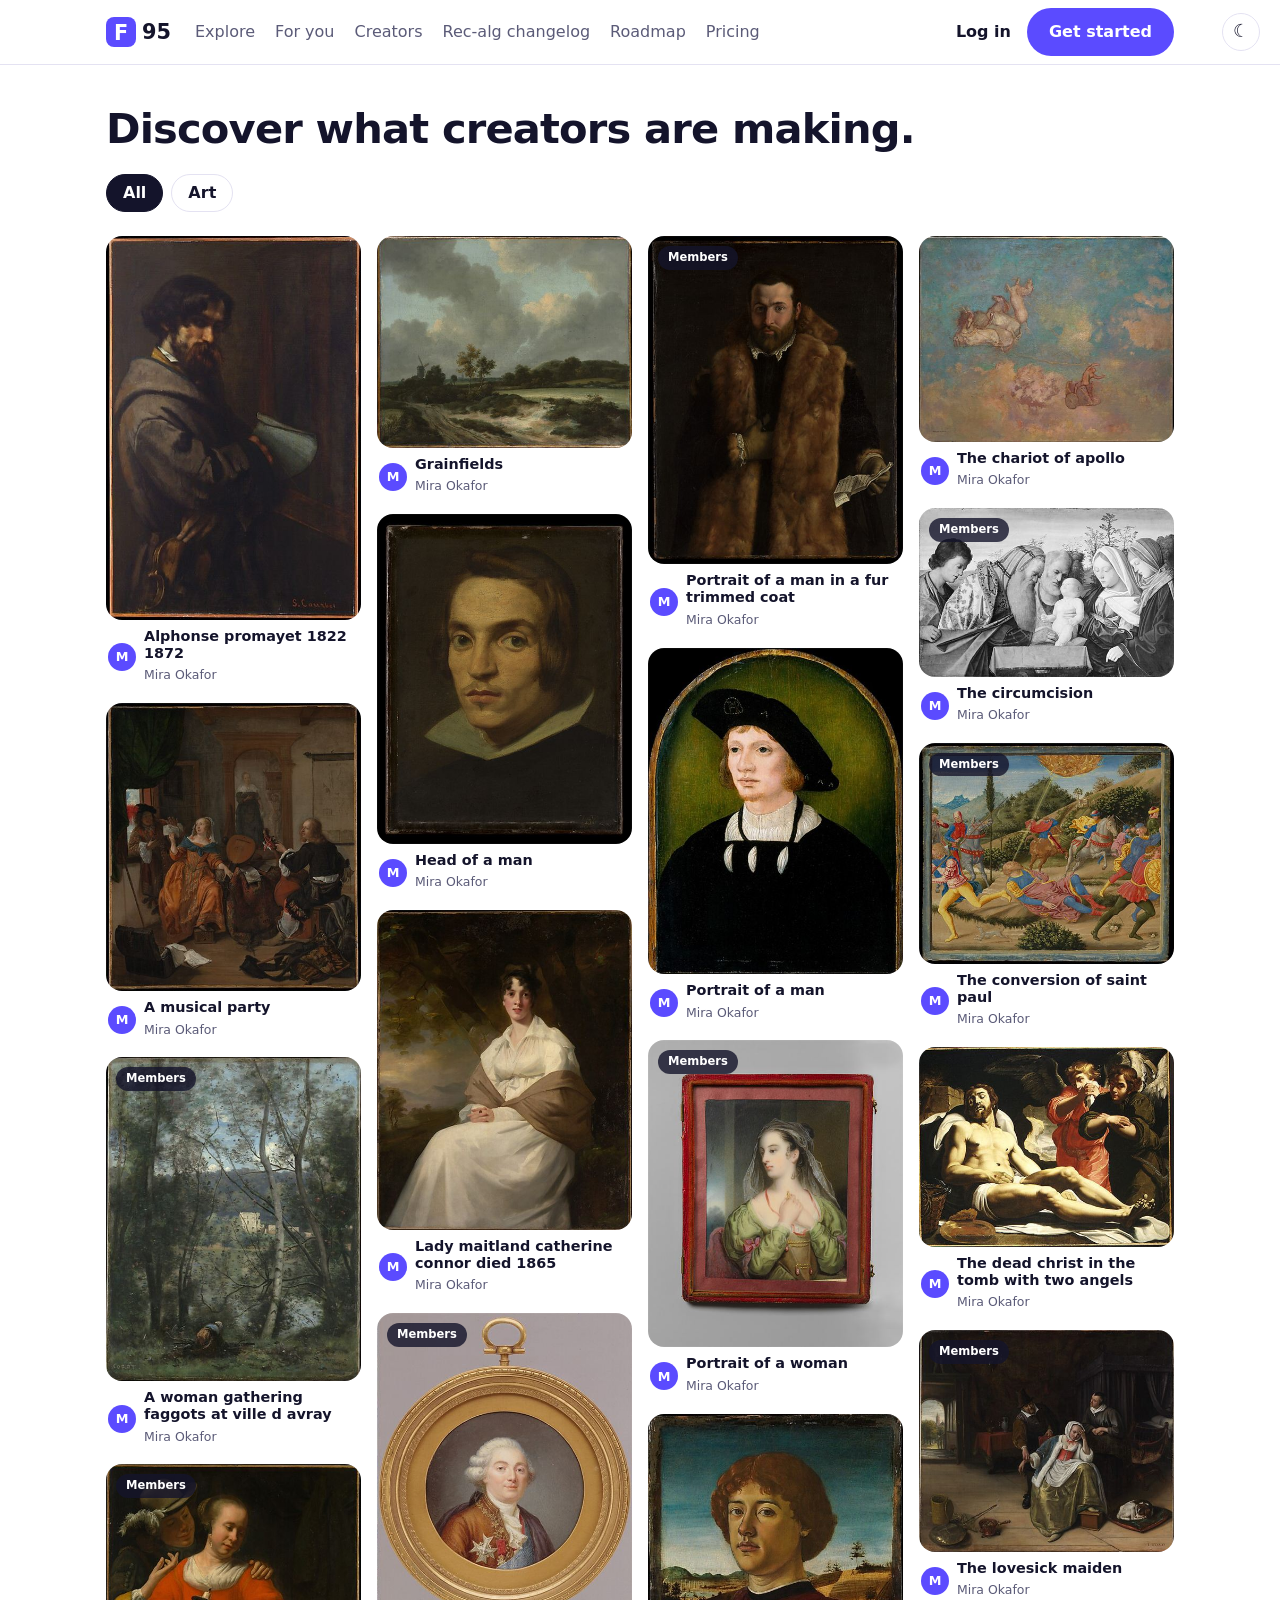
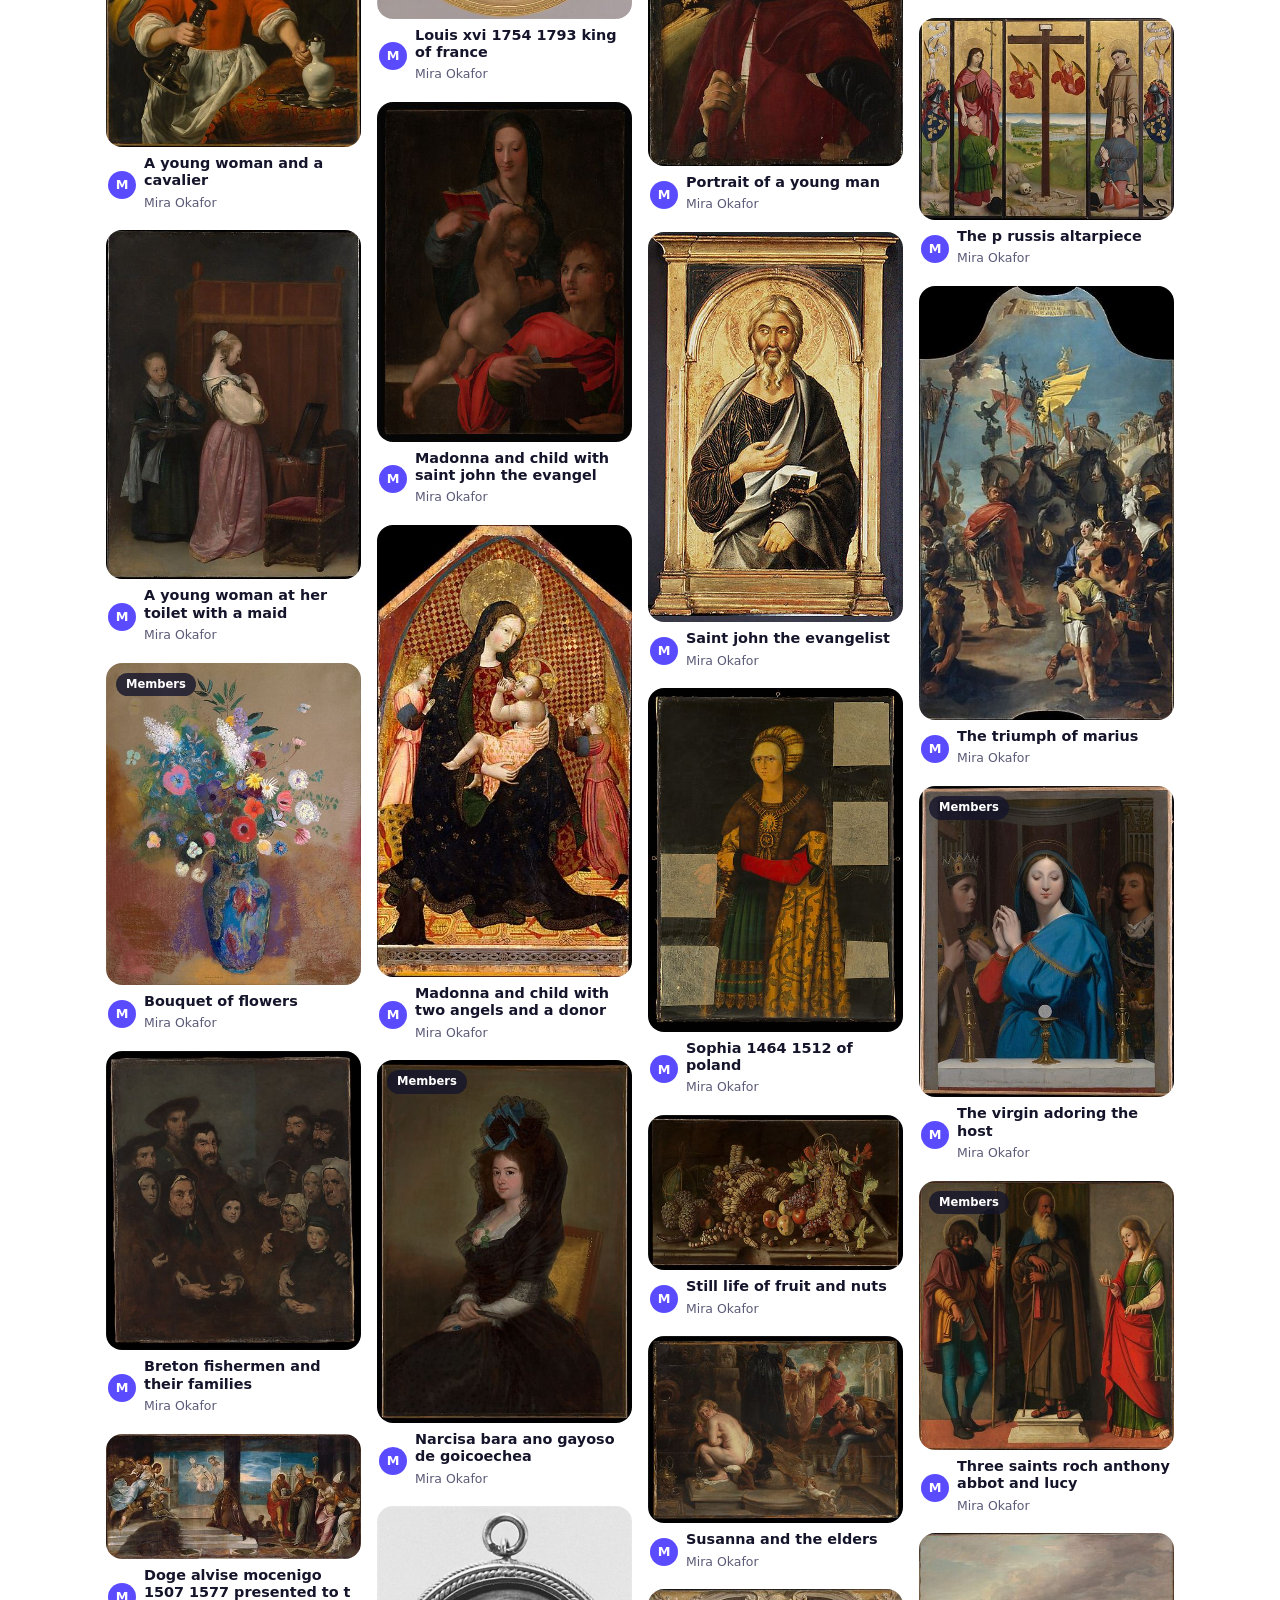
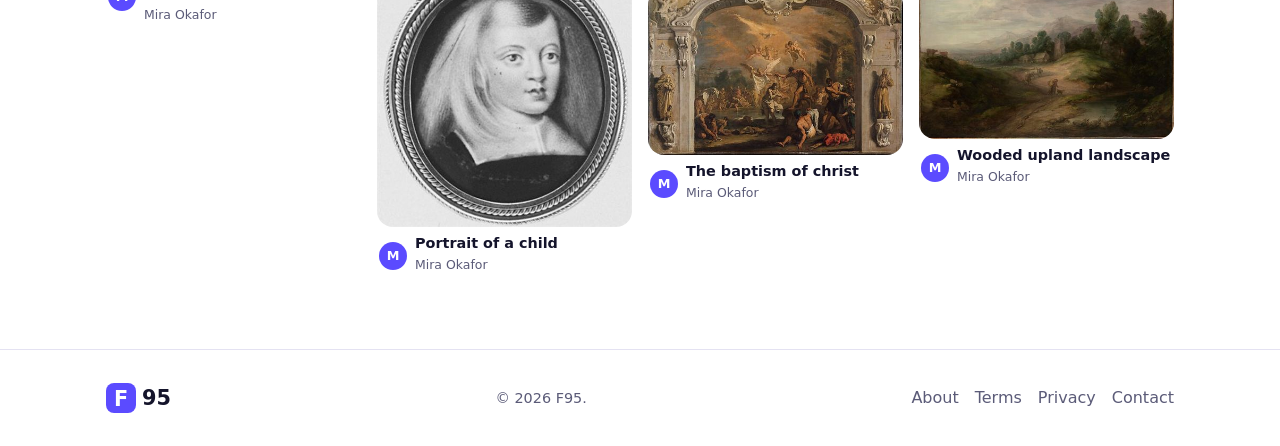
<file: docs/index.html>
<!doctype html>
<html lang="en">
<head>
  <meta charset="utf-8">
  <meta name="viewport" content="width=device-width, initial-scale=1">
  <meta name="darkreader-lock">
  <title>F95 – Discover creators</title>
  <meta name="description" content="Browse art, music, games and more from creators on F95.">
  <link rel="stylesheet" href="css/style.css">
  <script src="js/theme.js"></script>
</head>
<body>
  <header class="nav">
    <div class="wrap nav-inner">
      <a class="logo" href="index.html"><span class="logo-mark">F</span>95</a>
      <nav aria-label="Main">
        <a href="index.html">Explore</a>
        <a href="recs.html">For you</a>
        <a href="creator.html">Creators</a>
        <a href="changelog.html">Rec-alg changelog</a>
        <a href="roadmap.html">Roadmap</a>
        <a href="start.html#pricing">Pricing</a>
      </nav>
      <div class="nav-actions">
        <a class="link" href="#">Log in</a>
        <a class="btn btn-primary" href="start.html">Get started</a>
        <button type="button" class="theme-toggle" id="theme-toggle" aria-pressed="false" aria-label="Dark theme"></button>
      </div>
    </div>
  </header>

  <main>
    <div class="wrap explore-head">
      <h1>Discover what creators are making.</h1>
      <div class="filters" role="group" aria-label="Filter by category" id="cats"></div>
    </div>
    <div class="wrap">
      <div class="masonry" id="masonry" aria-live="polite"></div>
    </div>
  </main>

  <footer class="footer">
    <div class="wrap foot-inner">
      <a class="logo" href="index.html"><span class="logo-mark">F</span>95</a>
      <p>© 2026 F95.</p>
      <nav aria-label="Footer"><a href="#">About</a><a href="#">Terms</a><a href="#">Privacy</a><a href="#">Contact</a></nav>
    </div>
  </footer>
  <script src="js/home.js"></script>
</body>
</html>
</file>
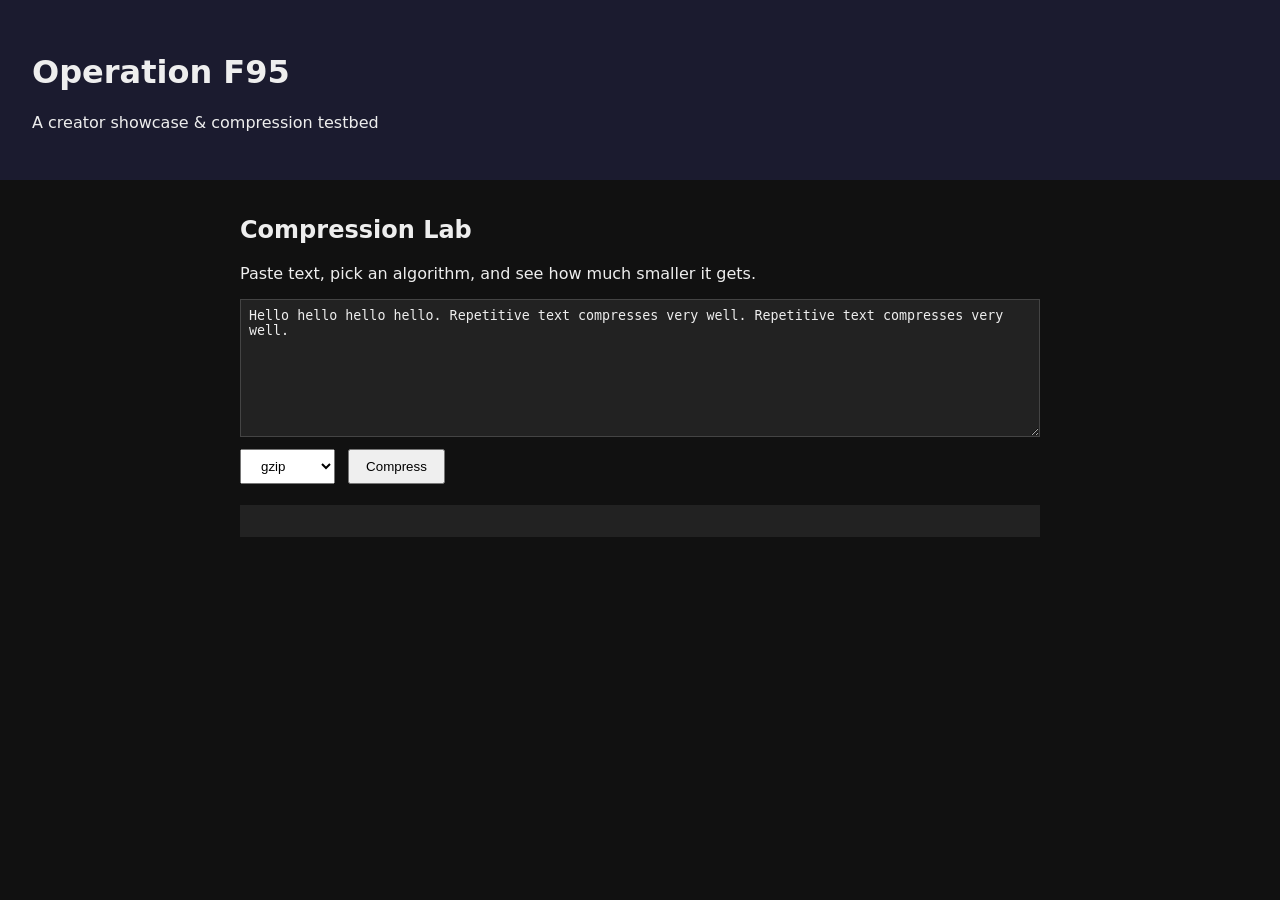
<file: site/index.html>
<!doctype html>
<html lang="en">
<head>
  <meta charset="utf-8">
  <meta name="viewport" content="width=device-width, initial-scale=1">
  <title>Operation F95</title>
  <link rel="stylesheet" href="css/style.css">
</head>
<body>
  <header><h1>Operation F95</h1><p>A creator showcase &amp; compression testbed</p></header>
  <main>
    <section>
      <h2>Compression Lab</h2>
      <p>Paste text, pick an algorithm, and see how much smaller it gets.</p>
      <textarea id="input" rows="8" placeholder="Paste some text here...">Hello hello hello hello. Repetitive text compresses very well. Repetitive text compresses very well.</textarea>
      <div>
        <select id="algo"><option value="gzip">gzip</option><option value="deflate">deflate</option></select>
        <button id="run">Compress</button>
      </div>
      <pre id="result"></pre>
    </section>
  </main>
  <script src="js/compress.js"></script>
</body>
</html>
</file>
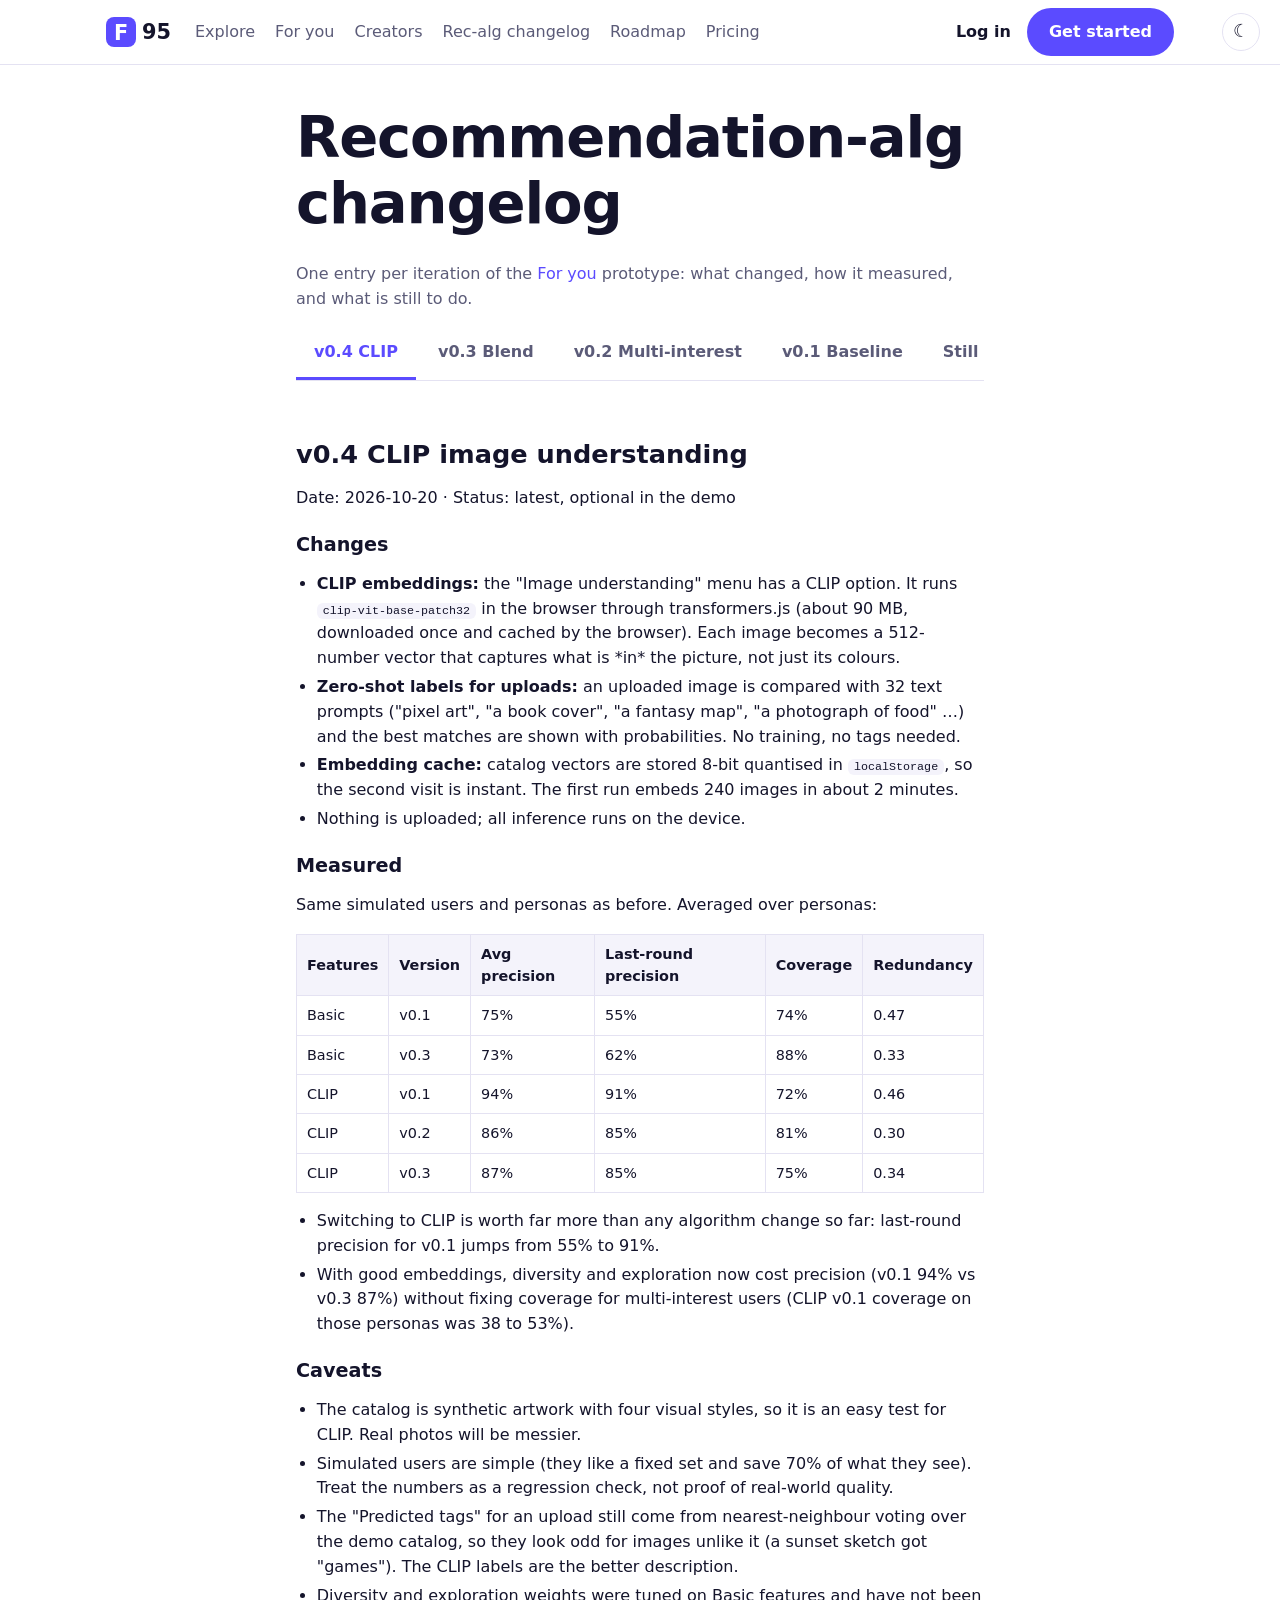
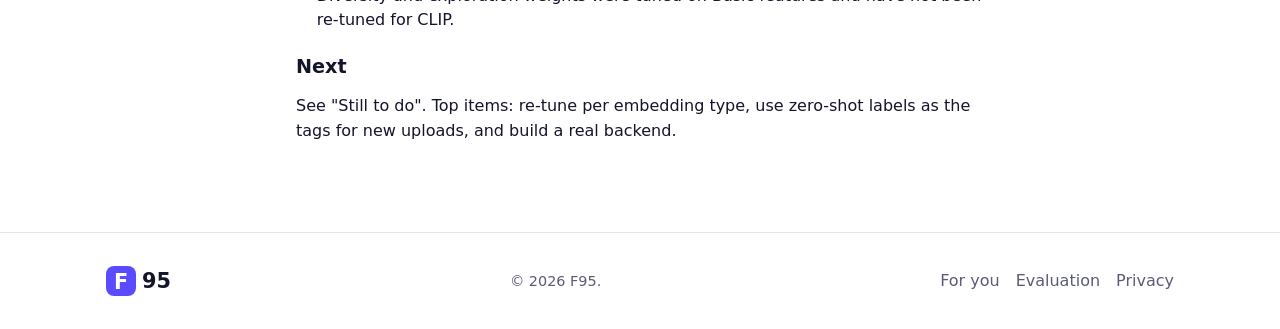
<file: docs/changelog.html>
<!doctype html>
<html lang="en">
<head>
  <meta charset="utf-8">
  <meta name="viewport" content="width=device-width, initial-scale=1">
  <meta name="darkreader-lock">
  <title>F95 – Recommendation-alg changelog</title>
  <meta name="description" content="Every iteration of the F95 recommendation algorithm, what changed, how it measured, and what is still to do.">
  <link rel="stylesheet" href="css/style.css">
  <script src="js/theme.js"></script>
</head>
<body>
  <header class="nav">
    <div class="wrap nav-inner">
      <a class="logo" href="index.html"><span class="logo-mark">F</span>95</a>
      <nav aria-label="Main">
        <a href="index.html">Explore</a>
        <a href="recs.html">For you</a>
        <a href="creator.html">Creators</a>
        <a href="changelog.html">Rec-alg changelog</a>
        <a href="roadmap.html">Roadmap</a>
        <a href="start.html#pricing">Pricing</a>
      </nav>
      <div class="nav-actions">
        <a class="link" href="#">Log in</a>
        <a class="btn btn-primary" href="start.html">Get started</a>
        <button type="button" class="theme-toggle" id="theme-toggle" aria-pressed="false" aria-label="Dark theme"></button>
      </div>
    </div>
  </header>

  <main class="wrap narrow cl">
    <h1>Recommendation-alg changelog</h1>
    <p class="sub">One entry per iteration of the <a href="recs.html" style="color:var(--brand-text)">For you</a> prototype: what changed, how it measured, and what is still to do.</p>
    <div class="tabs" role="tablist" aria-label="Changelog sections" id="tabs"></div>
    <div id="doc" class="md" role="tabpanel" aria-live="polite"></div>
  </main>

  <footer class="footer">
    <div class="wrap foot-inner">
      <a class="logo" href="index.html"><span class="logo-mark">F</span>95</a>
      <p>© 2026 F95.</p>
      <nav aria-label="Footer"><a href="recs.html">For you</a><a href="recs-eval.html">Evaluation</a><a href="#">Privacy</a></nav>
    </div>
  </footer>
  <script src="js/changelog-page.js"></script>
</body>
</html>
</file>
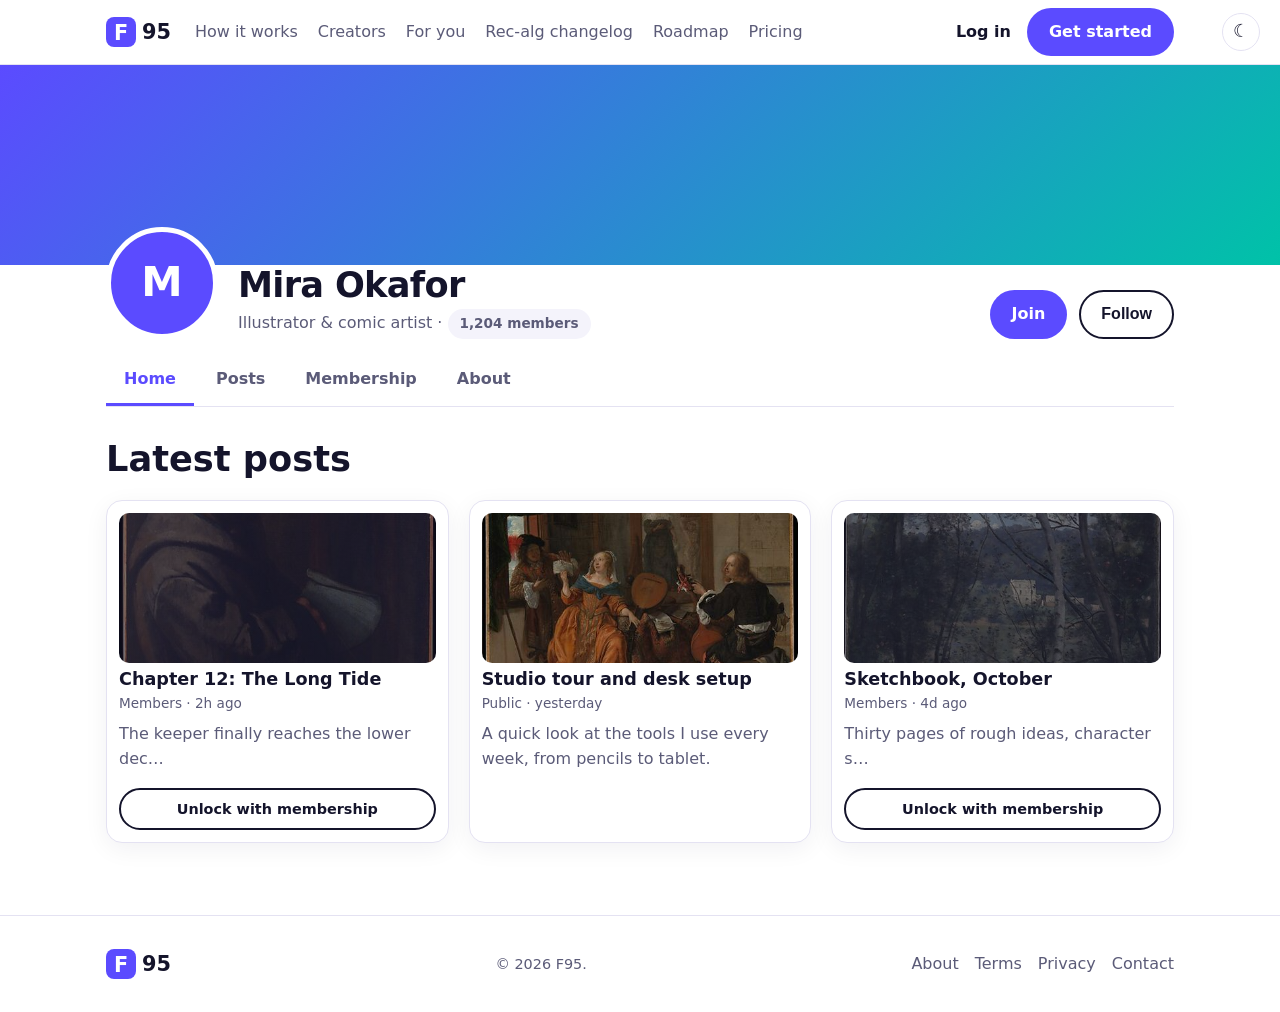
<file: docs/creator.html>
<!doctype html>
<html lang="en">
<head>
  <meta charset="utf-8">
  <meta name="viewport" content="width=device-width, initial-scale=1">
  <meta name="darkreader-lock">
  <title>Mira Okafor on F95</title>
  <meta name="description" content="Sample creator page: banner, tabs, post feed and membership tiers.">
  <link rel="stylesheet" href="css/style.css">
  <script src="js/theme.js"></script>
</head>
<body>
  <header class="nav">
    <div class="wrap nav-inner">
      <a class="logo" href="index.html"><span class="logo-mark">F</span>95</a>
      <nav aria-label="Main">
        <a href="start.html#how">How it works</a>
        <a href="start.html#creators">Creators</a>
        <a href="recs.html">For you</a>
        <a href="changelog.html">Rec-alg changelog</a>
        <a href="roadmap.html">Roadmap</a>
        <a href="start.html#pricing">Pricing</a>
      </nav>
      <div class="nav-actions">
        <a class="link" href="#">Log in</a>
        <a class="btn btn-primary" href="start.html">Get started</a>
        <button type="button" class="theme-toggle" id="theme-toggle" aria-pressed="false" aria-label="Dark theme"></button>
      </div>
    </div>
  </header>

  <main>
    <div class="cp-banner g1" role="img" aria-label="Profile banner"></div>

    <section class="wrap cp-head">
      <div class="cp-avatar a1" aria-hidden="true">M</div>
      <div class="cp-id">
        <h1>Mira Okafor</h1>
        <p>Illustrator &amp; comic artist · <span class="pill">1,204 members</span></p>
      </div>
      <div class="cp-actions">
        <a class="btn btn-primary" href="#join-tiers" data-tab="membership">Join</a>
        <button class="btn btn-ghost" type="button" id="follow" aria-pressed="false">Follow</button>
      </div>
    </section>

    <div class="wrap">
      <div class="tabs" role="tablist" aria-label="Creator sections">
        <button role="tab" id="t-home" aria-controls="p-home" aria-selected="true">Home</button>
        <button role="tab" id="t-posts" aria-controls="p-posts" aria-selected="false" tabindex="-1">Posts</button>
        <button role="tab" id="t-membership" aria-controls="p-membership" aria-selected="false" tabindex="-1">Membership</button>
        <button role="tab" id="t-about" aria-controls="p-about" aria-selected="false" tabindex="-1">About</button>
      </div>
    </div>

    <div class="wrap cp-body">
      <section id="p-home" role="tabpanel" aria-labelledby="t-home">
        <h2>Latest posts</h2>
        <div class="feed" id="feed-home"></div>
      </section>

      <section id="p-posts" role="tabpanel" aria-labelledby="t-posts" hidden>
        <h2>All posts</h2>
        <div class="filters" role="group" aria-label="Filter posts">
          <button class="chip on" type="button" data-f="all">All</button>
          <button class="chip" type="button" data-f="public">Public</button>
          <button class="chip" type="button" data-f="members">Members</button>
        </div>
        <div class="feed" id="feed-all"></div>
      </section>

      <section id="p-membership" role="tabpanel" aria-labelledby="t-membership" hidden>
        <h2 id="join-tiers">Become a member</h2>
        <p class="sub">Pick a tier. Cancel any time.</p>
        <div class="grid3">
          <article class="card tier"><h3>Supporter</h3><p class="price">$3<small>/mo</small></p><ul><li>Members-only posts</li><li>Name in credits</li></ul><button class="btn btn-ghost" type="button">Join Supporter</button></article>
          <article class="card tier featured"><span class="badge">Most chosen</span><h3>Inker</h3><p class="price">$8<small>/mo</small></p><ul><li>Everything in Supporter</li><li>Early chapters</li><li>Monthly sketchbook PDF</li></ul><button class="btn btn-primary" type="button">Join Inker</button></article>
          <article class="card tier"><h3>Patron</h3><p class="price">$20<small>/mo</small></p><ul><li>Everything in Inker</li><li>Vote on the next story</li><li>Quarterly print</li></ul><button class="btn btn-ghost" type="button">Join Patron</button></article>
        </div>
      </section>

      <section id="p-about" role="tabpanel" aria-labelledby="t-about" hidden>
        <h2>About Mira</h2>
        <p class="lead">Mira draws a weekly sci-fi comic about a lighthouse keeper on a drifting space station. This is a sample profile used to preview the creator page layout.</p>
      </section>
    </div>
  </main>

  <footer class="footer">
    <div class="wrap foot-inner">
      <a class="logo" href="index.html"><span class="logo-mark">F</span>95</a>
      <p>© 2026 F95.</p>
      <nav aria-label="Footer"><a href="#">About</a><a href="#">Terms</a><a href="#">Privacy</a><a href="#">Contact</a></nav>
    </div>
  </footer>
  <script src="js/creator.js"></script>
</body>
</html>
</file>
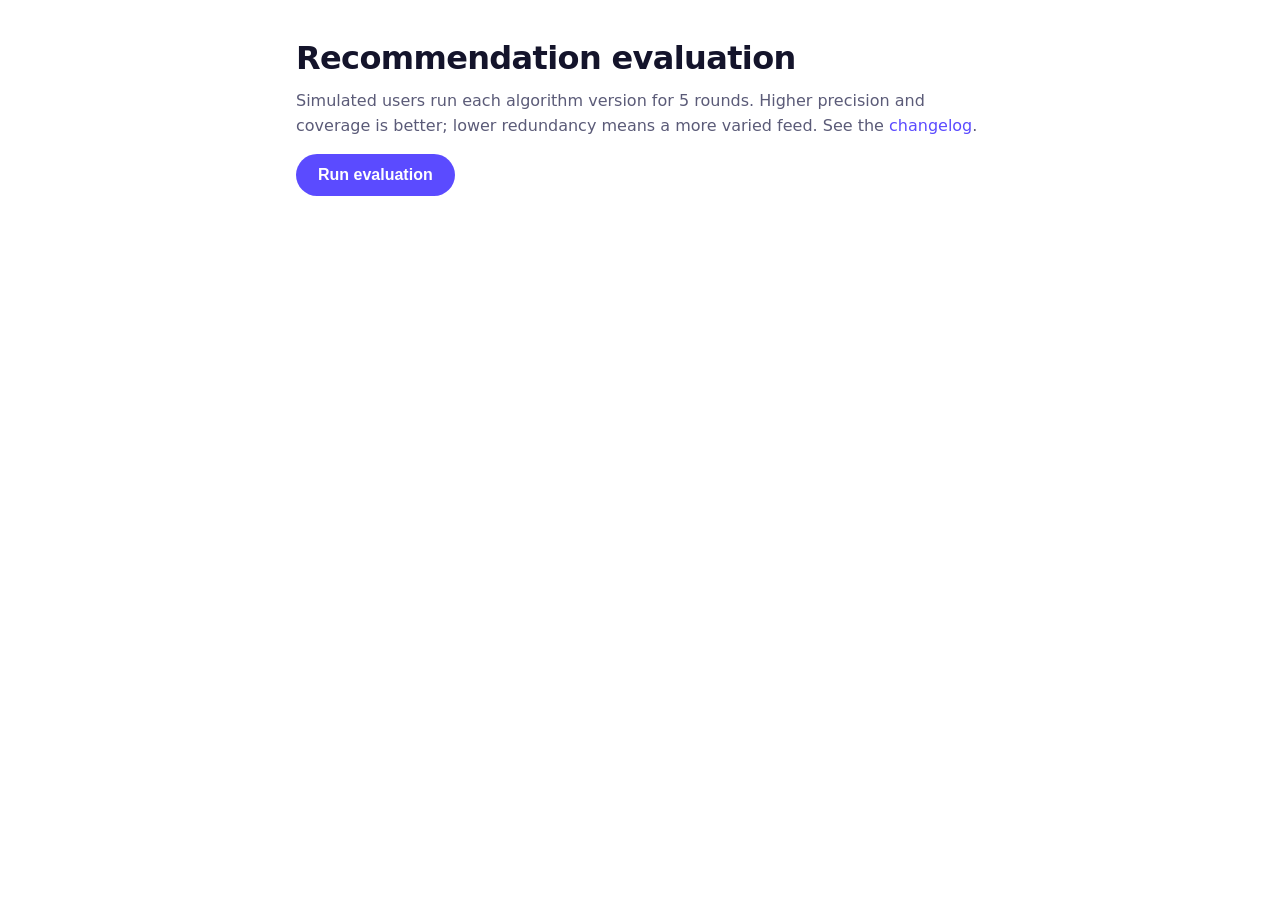
<file: docs/recs-eval.html>
<!doctype html>
<html lang="en">
<head>
  <meta charset="utf-8">
  <meta name="viewport" content="width=device-width, initial-scale=1">
  <meta name="darkreader-lock">
  <title>F95 – Recommendation evaluation</title>
  <link rel="stylesheet" href="css/style.css">
  <script src="js/theme.js"></script>
</head>
<body>
  <main class="wrap narrow" style="padding:40px 16px 72px">
    <h1 style="font-size:2rem">Recommendation evaluation</h1>
    <p class="sub">Simulated users run each algorithm version for 5 rounds. Higher precision and coverage is better; lower redundancy means a more varied feed. See the <a href="changelog.html" style="color:var(--brand-text)">changelog</a>.</p>
    <p><button class="btn btn-primary" id="run" type="button">Run evaluation</button> <span class="fine" id="status"></span></p>
    <div id="out"></div>
  </main>
  <script type="module" src="js/recs/eval-page.js"></script>
</body>
</html>
</file>
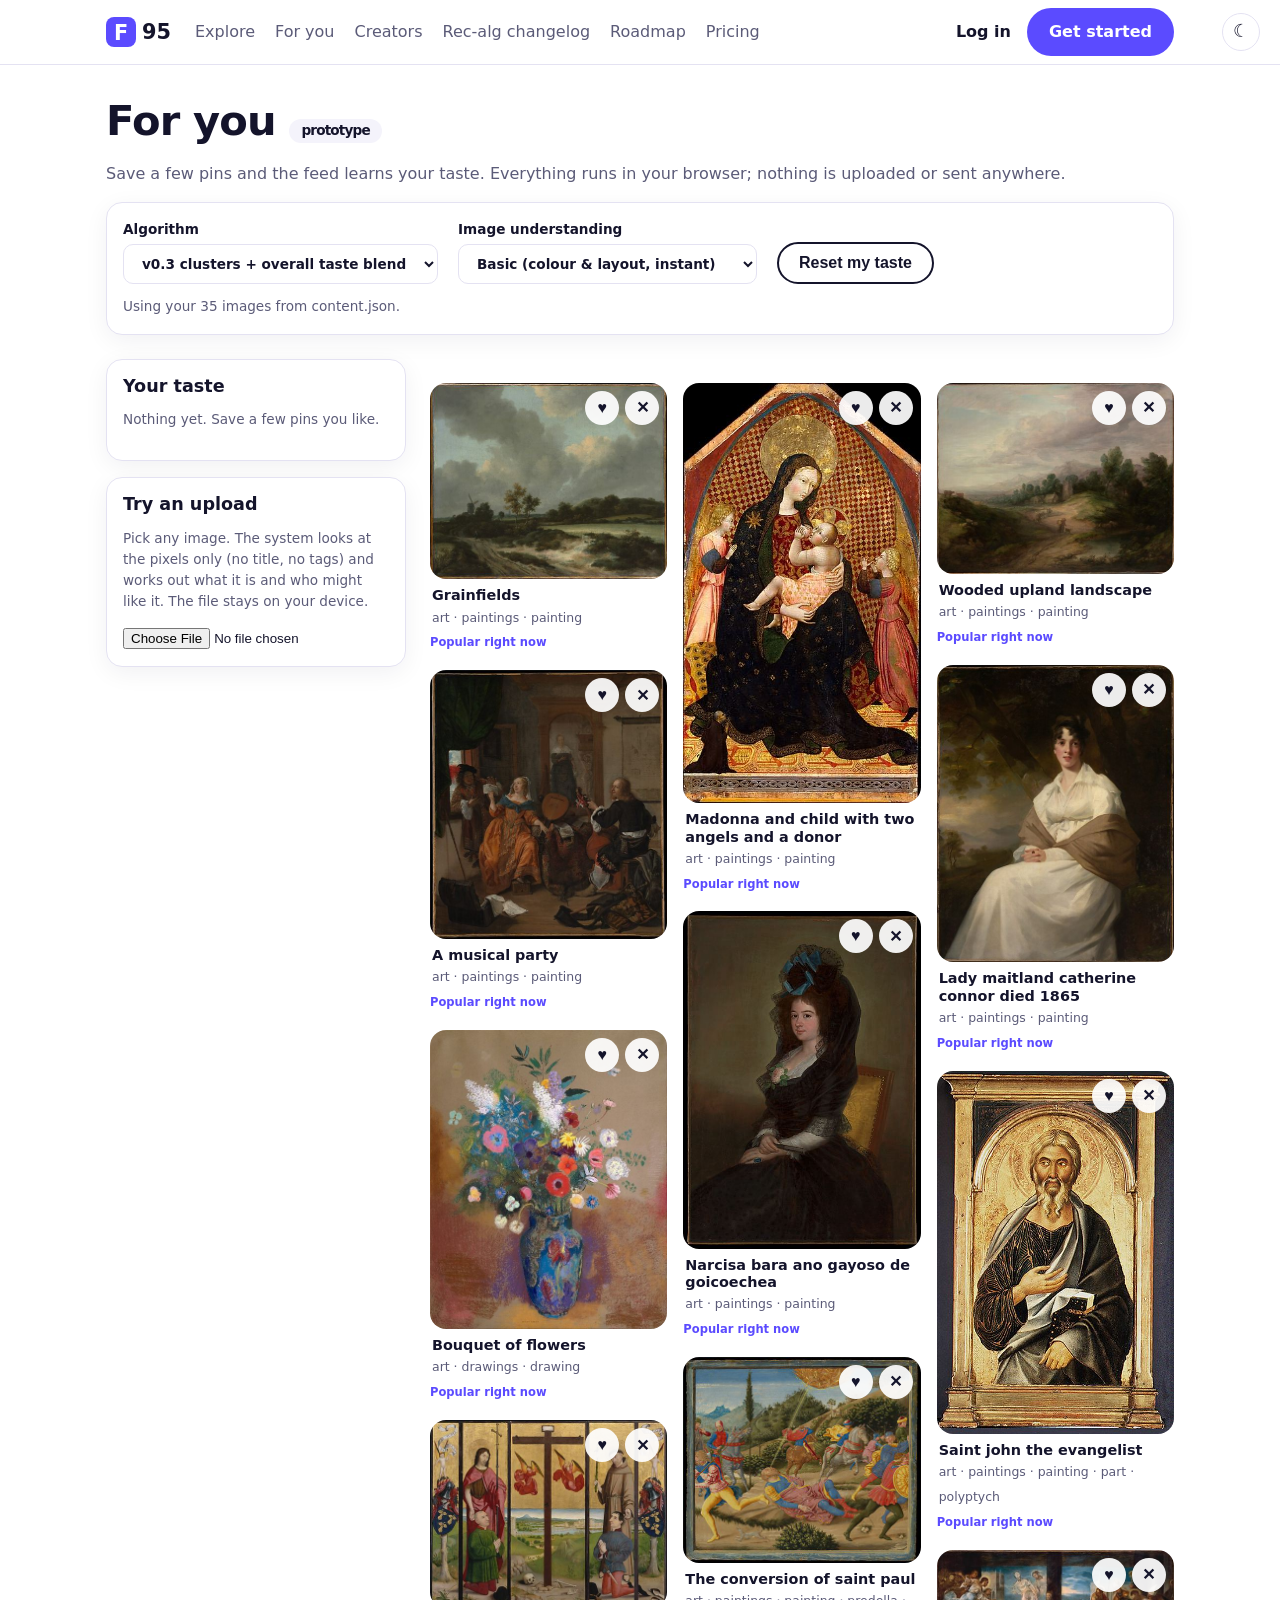
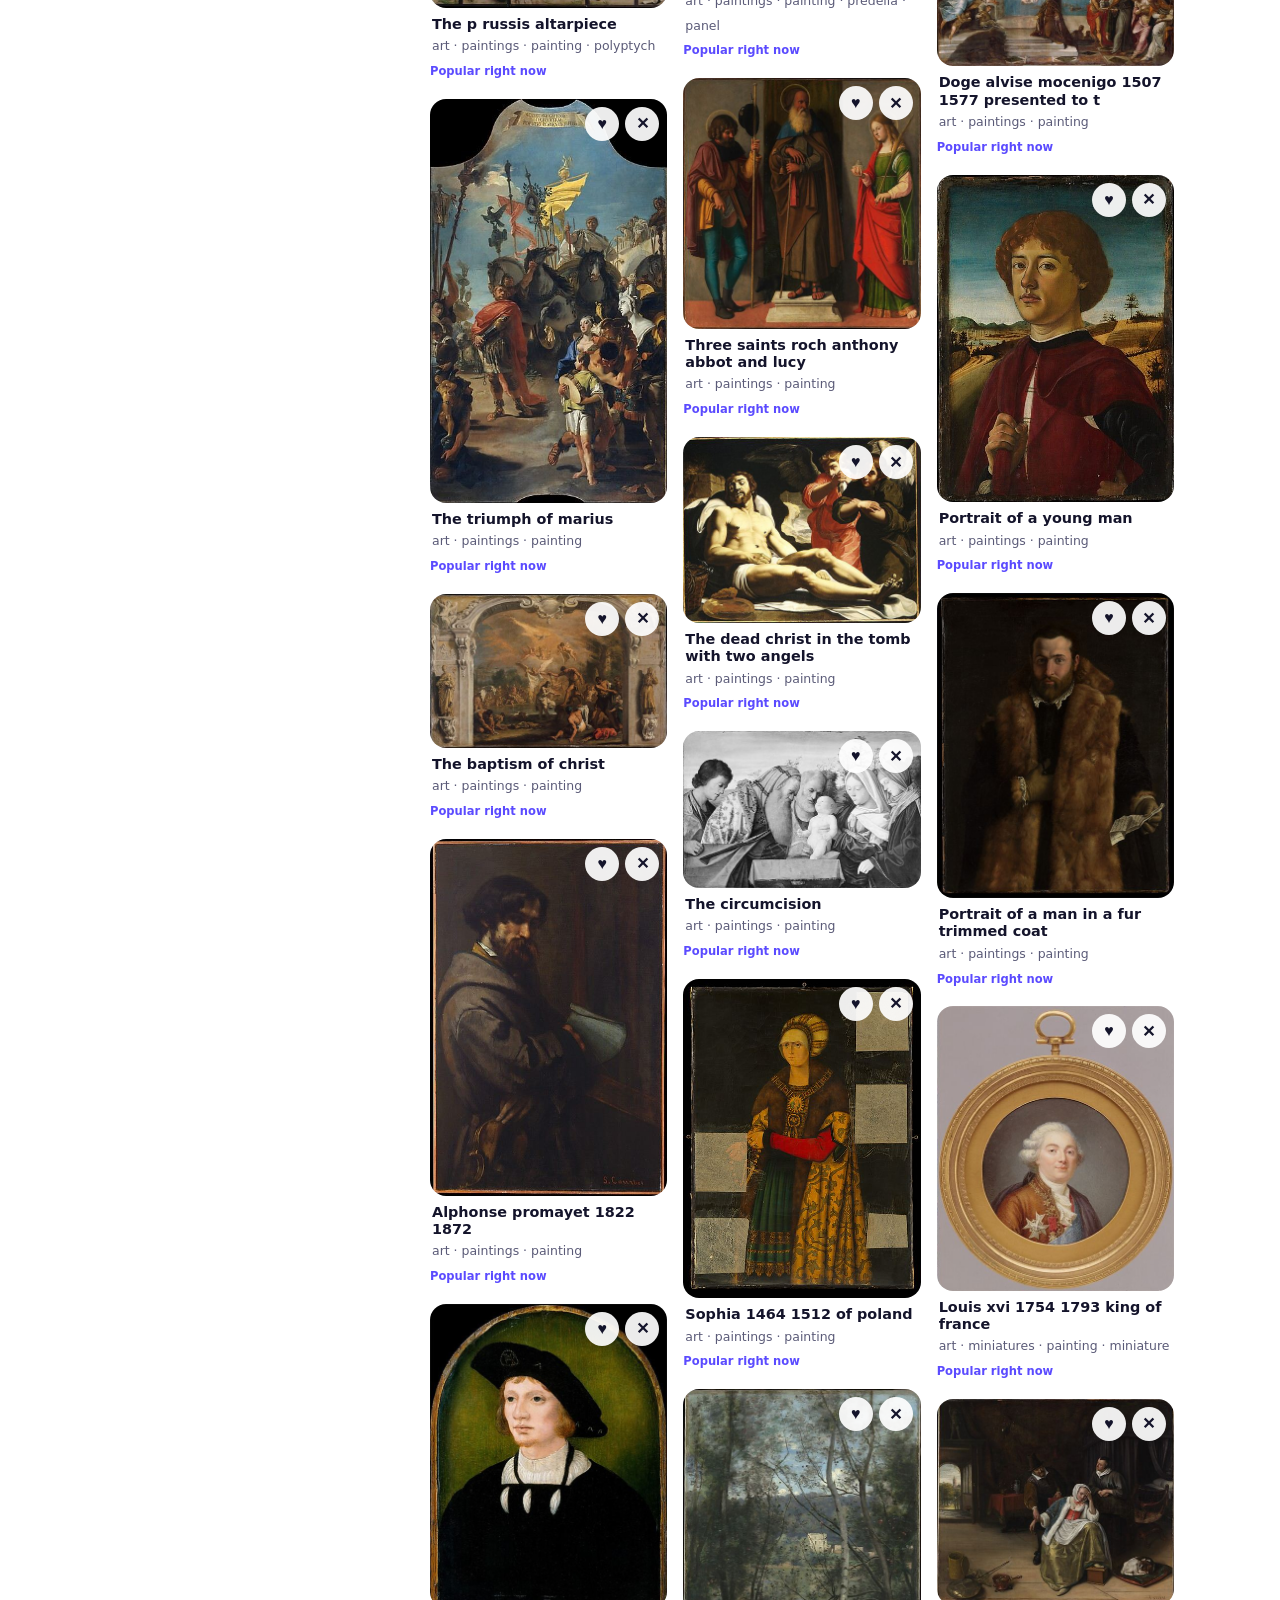
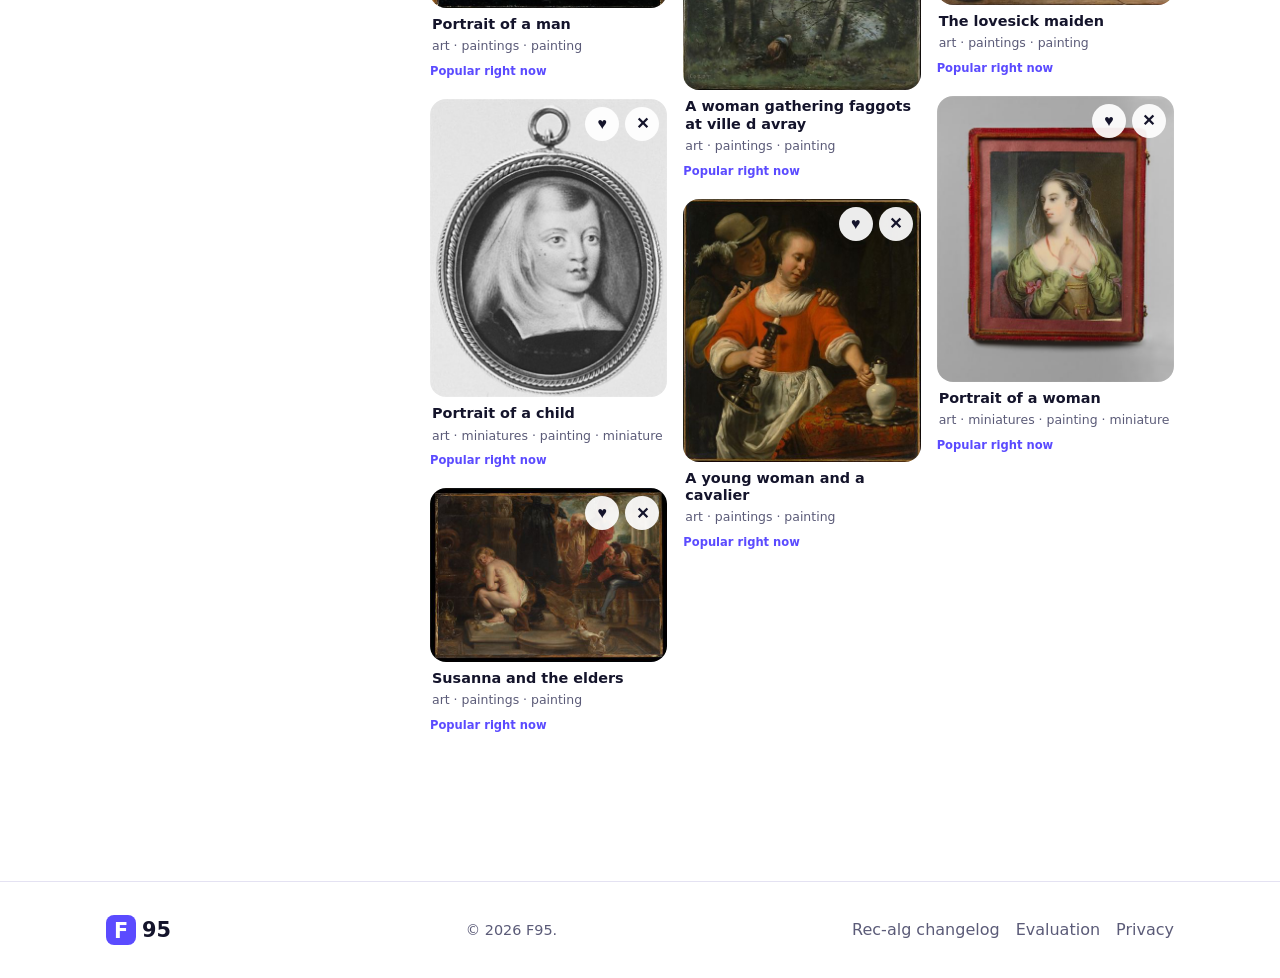
<file: docs/recs.html>
<!doctype html>
<html lang="en">
<head>
  <meta charset="utf-8">
  <meta name="viewport" content="width=device-width, initial-scale=1">
  <meta name="darkreader-lock">
  <title>F95 – For you (prototype)</title>
  <meta name="description" content="A prototype recommendation feed that learns your taste from the images you save.">
  <link rel="stylesheet" href="css/style.css">
  <script src="js/theme.js"></script>
</head>
<body>
  <header class="nav">
    <div class="wrap nav-inner">
      <a class="logo" href="index.html"><span class="logo-mark">F</span>95</a>
      <nav aria-label="Main">
        <a href="index.html">Explore</a>
        <a href="recs.html">For you</a>
        <a href="creator.html">Creators</a>
        <a href="changelog.html">Rec-alg changelog</a>
        <a href="roadmap.html">Roadmap</a>
        <a href="start.html#pricing">Pricing</a>
      </nav>
      <div class="nav-actions">
        <a class="link" href="#">Log in</a>
        <a class="btn btn-primary" href="start.html">Get started</a>
        <button type="button" class="theme-toggle" id="theme-toggle" aria-pressed="false" aria-label="Dark theme"></button>
      </div>
    </div>
  </header>

  <main class="wrap rec">
    <div class="rec-head">
      <h1>For you <span class="pill">prototype</span></h1>
      <p class="sub">Save a few pins and the feed learns your taste. Everything runs in your browser; nothing is uploaded or sent anywhere.</p>
    </div>

    <section class="rec-panel card" aria-label="Controls">
      <label>Algorithm
        <select id="algo"></select>
      </label>
      <label>Image understanding
        <select id="embed">
          <option value="basic">Basic (colour &amp; layout, instant)</option>
          <option value="clip">CLIP model (downloads ~90 MB)</option>
        </select>
      </label>
      <button class="btn btn-ghost" id="reset" type="button">Reset my taste</button>
      <span class="fine" id="status" role="status"></span>
      <span class="fine" id="source"></span>
    </section>

    <div class="rec-cols">
      <aside class="rec-side">
        <section class="card rec-box" aria-labelledby="taste-h">
          <h2 id="taste-h">Your taste</h2>
          <div id="taste"><p class="fine">Nothing yet. Save a few pins you like.</p></div>
        </section>
        <section class="card rec-box" aria-labelledby="up-h">
          <h2 id="up-h">Try an upload</h2>
          <p class="fine">Pick any image. The system looks at the pixels only (no title, no tags) and works out what it is and who might like it. The file stays on your device.</p>
          <input type="file" id="file" accept="image/*">
          <div id="analysis" aria-live="polite"></div>
        </section>
      </aside>
      <section aria-label="Your feed">
        <div class="row"><button class="btn btn-primary" id="refresh" type="button" hidden>Refresh feed with what I just did</button></div>
        <div class="masonry rec-feed" id="feed"></div>
      </section>
    </div>
  </main>

  <dialog id="detail" class="rec-dialog" aria-label="Pin details">
    <button class="btn btn-ghost" id="close" type="button">Close</button>
    <div id="detail-body"></div>
  </dialog>

  <footer class="footer">
    <div class="wrap foot-inner">
      <a class="logo" href="index.html"><span class="logo-mark">F</span>95</a>
      <p>© 2026 F95.</p>
      <nav aria-label="Footer"><a href="changelog.html">Rec-alg changelog</a><a href="recs-eval.html">Evaluation</a><a href="#">Privacy</a></nav>
    </div>
  </footer>
  <script type="module" src="js/recs/recs-page.js"></script>
</body>
</html>
</file>
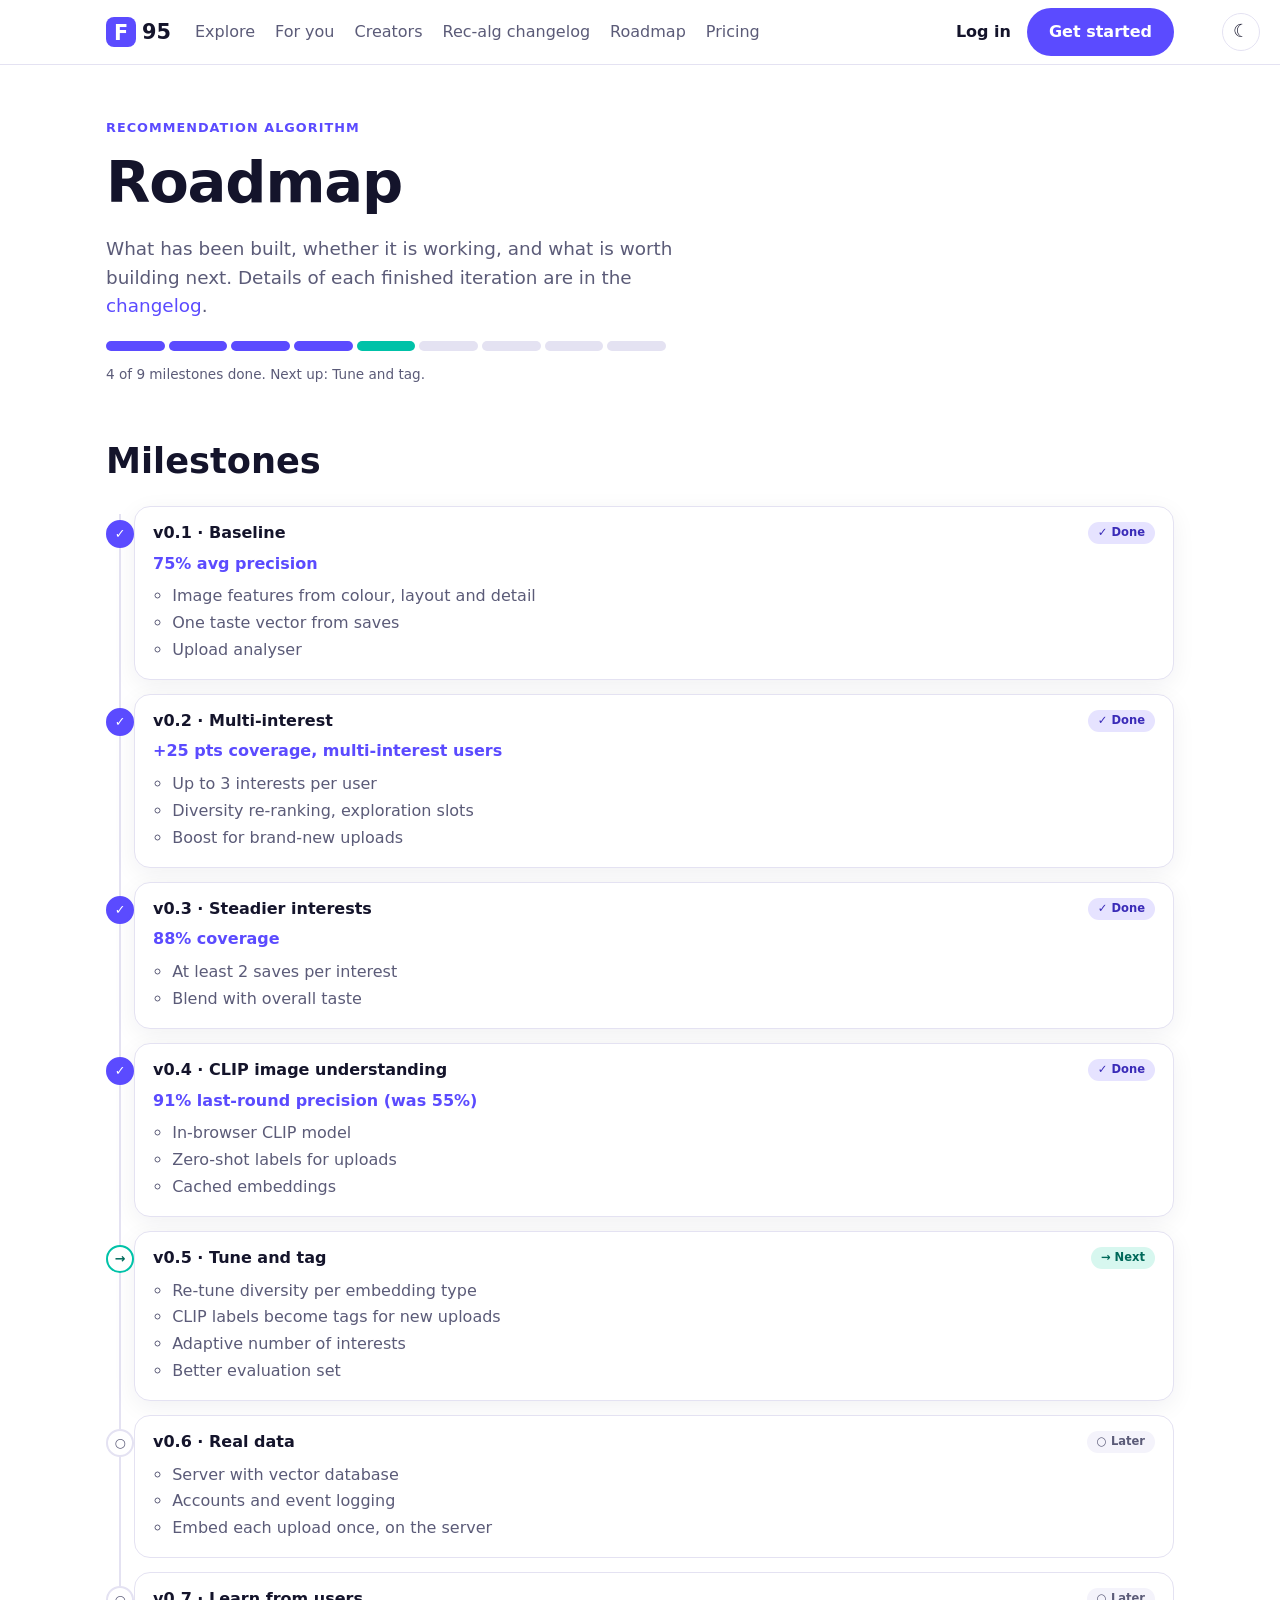
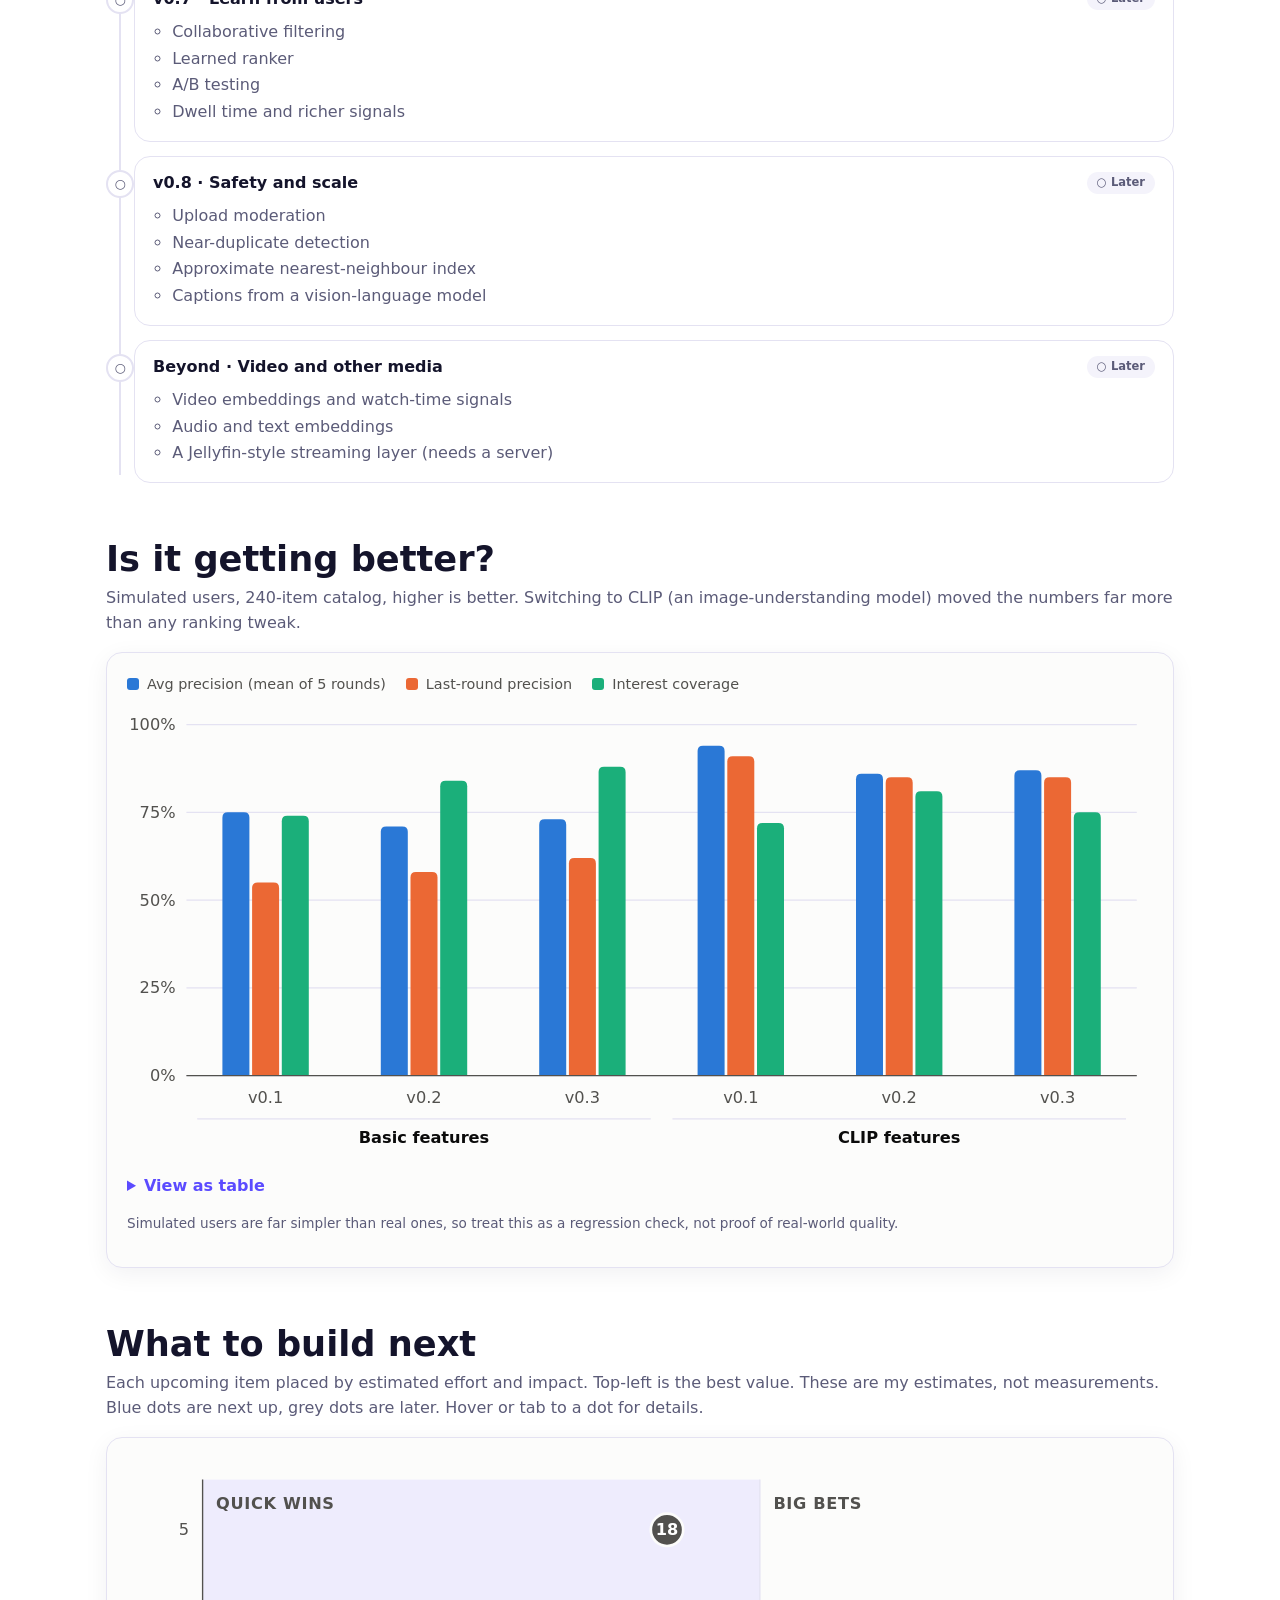
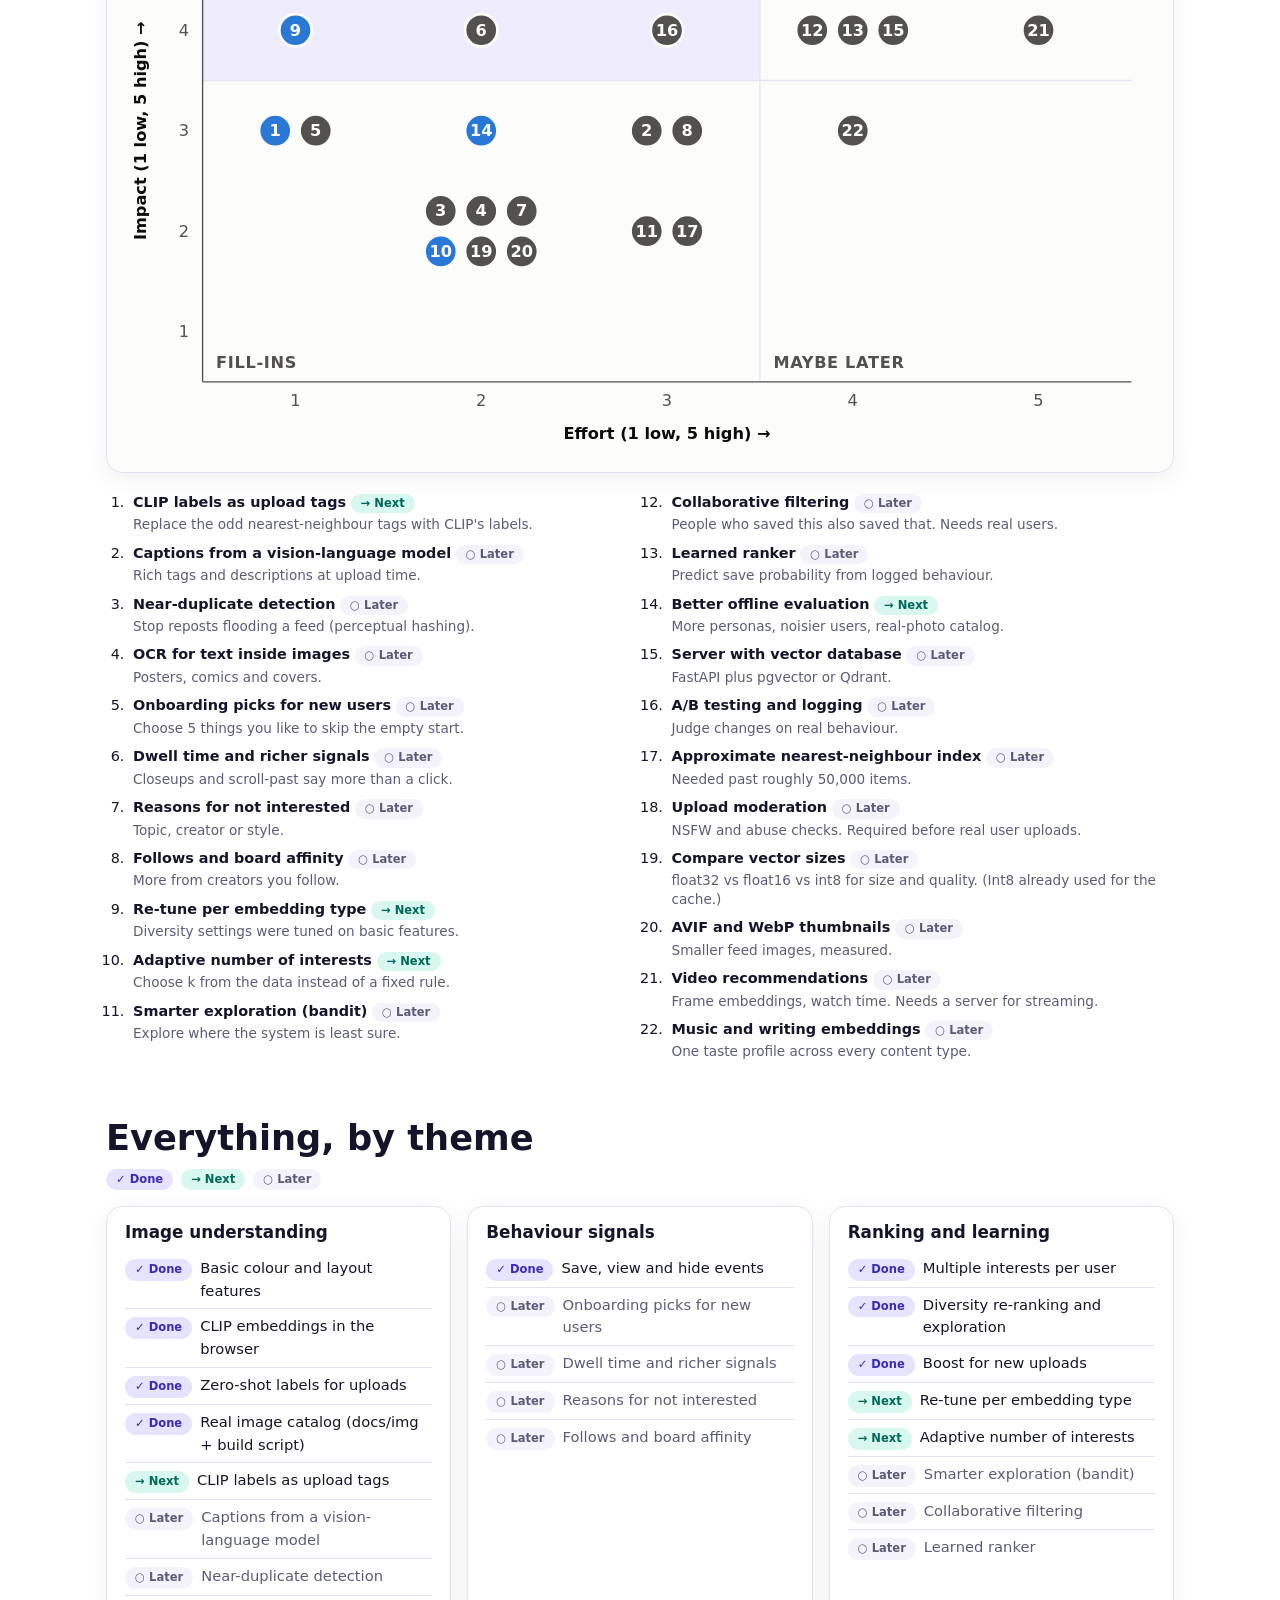
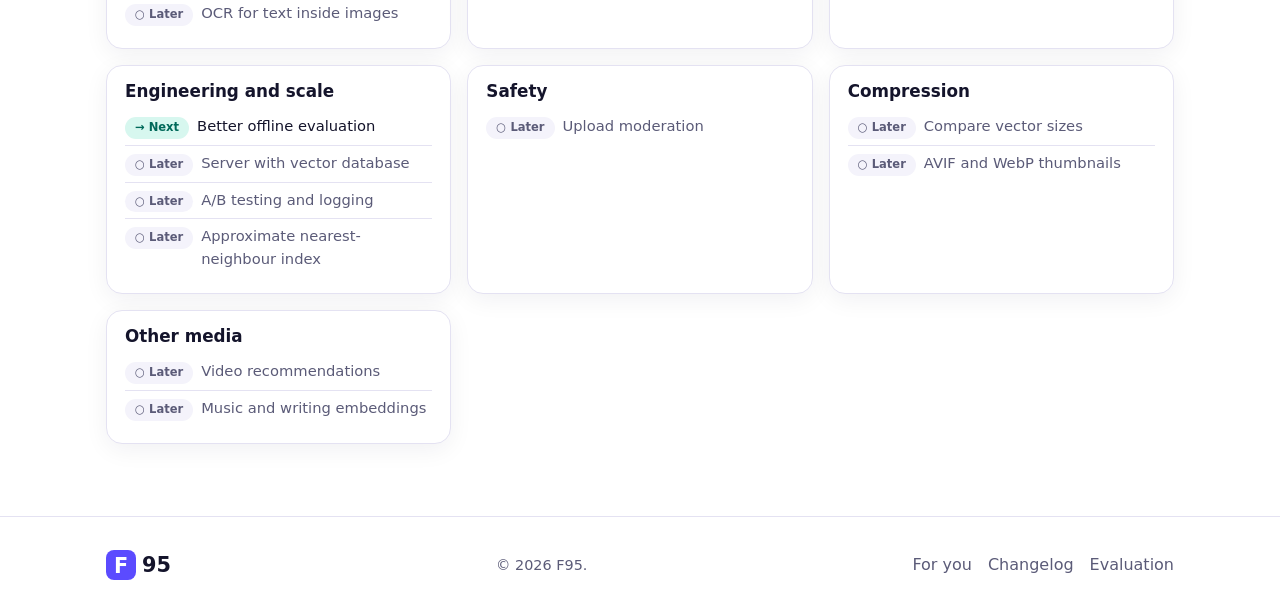
<file: docs/roadmap.html>
<!doctype html>
<html lang="en">
<head>
  <meta charset="utf-8">
  <meta name="viewport" content="width=device-width, initial-scale=1">
  <meta name="darkreader-lock">
  <title>F95 – Recommendation roadmap</title>
  <meta name="description" content="Where the F95 recommendation algorithm is, how it has improved, and what to build next.">
  <link rel="stylesheet" href="css/style.css">
  <script src="js/theme.js"></script>
</head>
<body>
  <header class="nav">
    <div class="wrap nav-inner">
      <a class="logo" href="index.html"><span class="logo-mark">F</span>95</a>
      <nav aria-label="Main">
        <a href="index.html">Explore</a>
        <a href="recs.html">For you</a>
        <a href="creator.html">Creators</a>
        <a href="changelog.html">Rec-alg changelog</a>
        <a href="roadmap.html">Roadmap</a>
        <a href="start.html#pricing">Pricing</a>
      </nav>
      <div class="nav-actions">
        <a class="link" href="#">Log in</a>
        <a class="btn btn-primary" href="start.html">Get started</a>
        <button type="button" class="theme-toggle" id="theme-toggle" aria-pressed="false" aria-label="Dark theme"></button>
      </div>
    </div>
  </header>

  <main class="wrap rm">
    <div class="rm-head">
      <p class="eyebrow">Recommendation algorithm</p>
      <h1>Roadmap</h1>
      <p class="lead">What has been built, whether it is working, and what is worth building next. Details of each finished iteration are in the <a href="changelog.html" style="color:var(--brand-text)">changelog</a>.</p>
      <div class="rm-progress" id="progress"></div>
    </div>

    <section class="rm-sec" aria-labelledby="h-timeline">
      <h2 id="h-timeline">Milestones</h2>
      <ol class="rm-timeline" id="timeline"></ol>
    </section>

    <section class="rm-sec" aria-labelledby="h-chart">
      <h2 id="h-chart">Is it getting better?</h2>
      <p class="sub">Simulated users, 240-item catalog, higher is better. Switching to CLIP (an image-understanding model) moved the numbers far more than any ranking tweak.</p>
      <div class="viz-root card rm-card">
        <div class="viz-legend" id="legend"></div>
        <div class="viz-wrap"><svg id="chart" role="img" aria-labelledby="chart-t chart-d" viewBox="0 0 760 340"></svg></div>
        <details class="viz-table">
          <summary>View as table</summary>
          <div class="tbl" id="chart-table"></div>
        </details>
        <p class="fine">Simulated users are far simpler than real ones, so treat this as a regression check, not proof of real-world quality.</p>
      </div>
    </section>

    <section class="rm-sec" aria-labelledby="h-matrix">
      <h2 id="h-matrix">What to build next</h2>
      <p class="sub">Each upcoming item placed by estimated effort and impact. Top-left is the best value. These are my estimates, not measurements. Blue dots are next up, grey dots are later. Hover or tab to a dot for details.</p>
      <div class="rm-matrix-grid">
        <div class="viz-root card rm-card"><svg id="matrix" role="img" aria-labelledby="matrix-t" viewBox="0 0 760 440"></svg></div>
        <ol class="rm-key" id="matrix-key"></ol>
      </div>
    </section>

    <section class="rm-sec" aria-labelledby="h-lanes">
      <h2 id="h-lanes">Everything, by theme</h2>
      <div class="rm-status-key" aria-label="Status key"></div>
      <div class="rm-lanes" id="lanes"></div>
    </section>
  </main>

  <div class="viz-tip" id="tip" role="tooltip" hidden></div>

  <footer class="footer">
    <div class="wrap foot-inner">
      <a class="logo" href="index.html"><span class="logo-mark">F</span>95</a>
      <p>© 2026 F95.</p>
      <nav aria-label="Footer"><a href="recs.html">For you</a><a href="changelog.html">Changelog</a><a href="recs-eval.html">Evaluation</a></nav>
    </div>
  </footer>
  <script src="js/roadmap-page.js"></script>
</body>
</html>
</file>
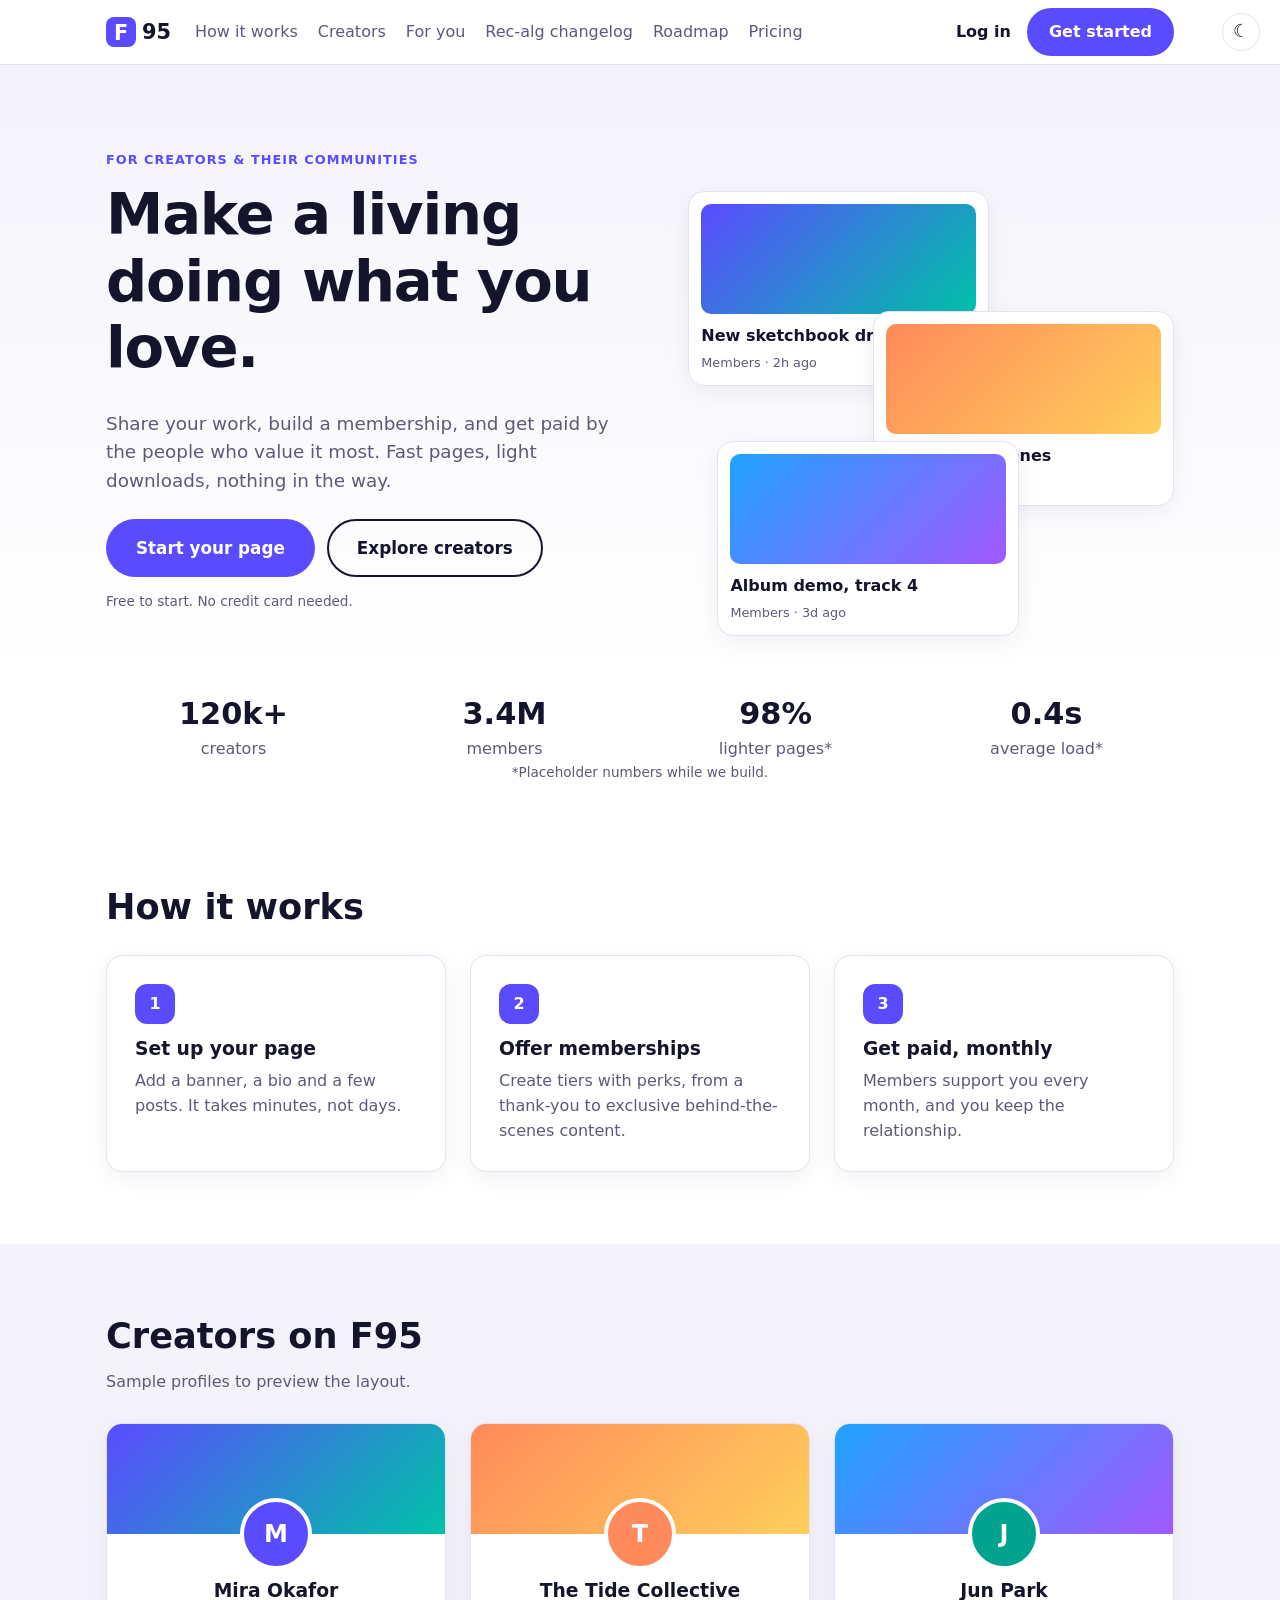
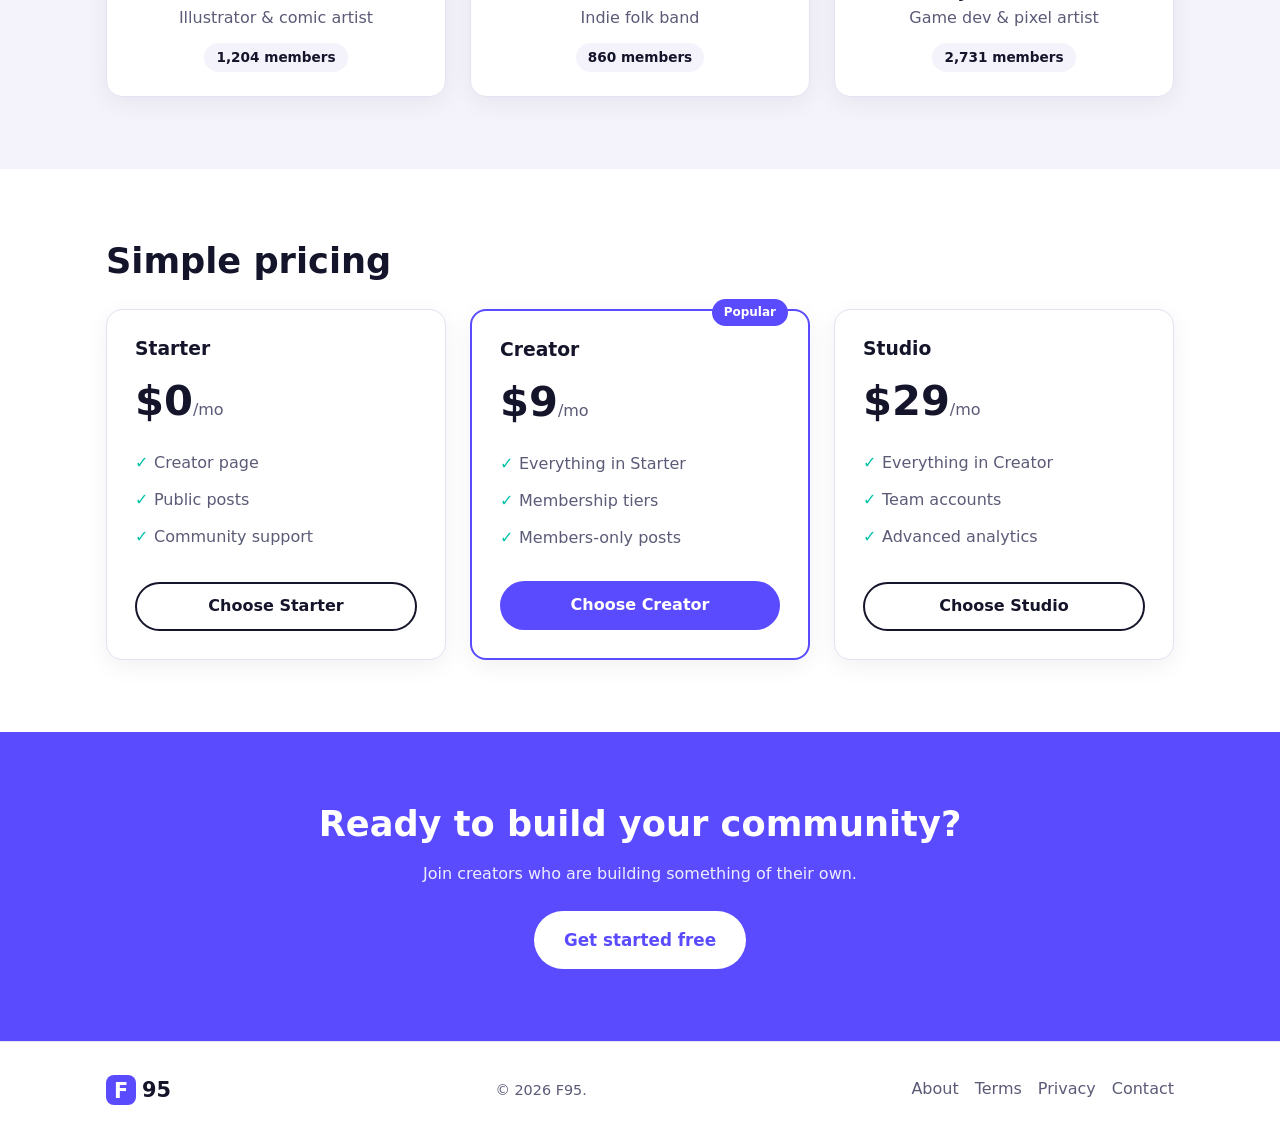
<file: docs/start.html>
<!doctype html>
<html lang="en">
<head>
  <meta charset="utf-8">
  <meta name="viewport" content="width=device-width, initial-scale=1">
  <meta name="darkreader-lock">
  <title>F95 – Support the creators you love</title>
  <meta name="description" content="F95 is a place for creators to share their work and build a membership.">
  <link rel="stylesheet" href="css/style.css">
  <script src="js/theme.js"></script>
</head>
<body>
  <header class="nav">
    <div class="wrap nav-inner">
      <a class="logo" href="index.html"><span class="logo-mark">F</span>95</a>
      <nav aria-label="Main">
        <a href="#how">How it works</a>
        <a href="#creators">Creators</a>
        <a href="recs.html">For you</a>
        <a href="changelog.html">Rec-alg changelog</a>
        <a href="roadmap.html">Roadmap</a>
        <a href="#pricing">Pricing</a>
      </nav>
      <div class="nav-actions">
        <a class="link" href="#">Log in</a>
        <a class="btn btn-primary" href="#join">Get started</a>
        <button type="button" class="theme-toggle" id="theme-toggle" aria-pressed="false" aria-label="Dark theme"></button>
      </div>
    </div>
  </header>

  <main id="top">
    <section class="hero">
      <div class="wrap hero-inner">
        <div class="hero-text">
          <p class="eyebrow">For creators &amp; their communities</p>
          <h1>Make a living doing what you love.</h1>
          <p class="lead">Share your work, build a membership, and get paid by the people who value it most. Fast pages, light downloads, nothing in the way.</p>
          <div class="cta">
            <a class="btn btn-primary btn-lg" href="#join">Start your page</a>
            <a class="btn btn-ghost btn-lg" href="#creators">Explore creators</a>
          </div>
          <p class="fine">Free to start. No credit card needed.</p>
        </div>
        <div class="hero-art" aria-hidden="true">
          <div class="card art-card c1"><div class="thumb g1"></div><b>New sketchbook drop</b><span>Members · 2h ago</span></div>
          <div class="card art-card c2"><div class="thumb g2"></div><b>Behind the scenes</b><span>Public · yesterday</span></div>
          <div class="card art-card c3"><div class="thumb g3"></div><b>Album demo, track 4</b><span>Members · 3d ago</span></div>
        </div>
      </div>
    </section>

    <section class="stats">
      <div class="wrap stats-inner">
        <div><b>120k+</b><span>creators</span></div>
        <div><b>3.4M</b><span>members</span></div>
        <div><b>98%</b><span>lighter pages*</span></div>
        <div><b>0.4s</b><span>average load*</span></div>
      </div>
      <p class="wrap fine center">*Placeholder numbers while we build.</p>
    </section>

    <section id="how" class="section">
      <div class="wrap">
        <h2>How it works</h2>
        <div class="grid3">
          <article class="card feature"><div class="icon">1</div><h3>Set up your page</h3><p>Add a banner, a bio and a few posts. It takes minutes, not days.</p></article>
          <article class="card feature"><div class="icon">2</div><h3>Offer memberships</h3><p>Create tiers with perks, from a thank-you to exclusive behind-the-scenes content.</p></article>
          <article class="card feature"><div class="icon">3</div><h3>Get paid, monthly</h3><p>Members support you every month, and you keep the relationship.</p></article>
        </div>
      </div>
    </section>

    <section id="creators" class="section alt">
      <div class="wrap">
        <h2>Creators on F95</h2>
        <p class="sub">Sample profiles to preview the layout.</p>
        <div class="grid3">
          <a href="creator.html"><article class="card creator"><div class="banner g1"></div><div class="avatar a1">M</div><h3>Mira Okafor</h3><p>Illustrator &amp; comic artist</p><span class="pill">1,204 members</span></article></a>
          <article class="card creator"><div class="banner g2"></div><div class="avatar a2">T</div><h3>The Tide Collective</h3><p>Indie folk band</p><span class="pill">860 members</span></article>
          <article class="card creator"><div class="banner g3"></div><div class="avatar a3">J</div><h3>Jun Park</h3><p>Game dev &amp; pixel artist</p><span class="pill">2,731 members</span></article>
        </div>
      </div>
    </section>

    <section id="pricing" class="section">
      <div class="wrap">
        <h2>Simple pricing</h2>
        <div class="grid3">
          <article class="card tier"><h3>Starter</h3><p class="price">$0<small>/mo</small></p><ul><li>Creator page</li><li>Public posts</li><li>Community support</li></ul><a class="btn btn-ghost" href="#join">Choose Starter</a></article>
          <article class="card tier featured"><span class="badge">Popular</span><h3>Creator</h3><p class="price">$9<small>/mo</small></p><ul><li>Everything in Starter</li><li>Membership tiers</li><li>Members-only posts</li></ul><a class="btn btn-primary" href="#join">Choose Creator</a></article>
          <article class="card tier"><h3>Studio</h3><p class="price">$29<small>/mo</small></p><ul><li>Everything in Creator</li><li>Team accounts</li><li>Advanced analytics</li></ul><a class="btn btn-ghost" href="#join">Choose Studio</a></article>
        </div>
      </div>
    </section>


    <section id="join" class="cta-band">
      <div class="wrap center">
        <h2>Ready to build your community?</h2>
        <p>Join creators who are building something of their own.</p>
        <a class="btn btn-light btn-lg" href="#">Get started free</a>
      </div>
    </section>
  </main>

  <footer class="footer">
    <div class="wrap foot-inner">
      <a class="logo" href="index.html"><span class="logo-mark">F</span>95</a>
      <p>© 2026 F95.</p>
      <nav aria-label="Footer"><a href="#">About</a><a href="#">Terms</a><a href="#">Privacy</a><a href="#">Contact</a></nav>
    </div>
  </footer>
</body>
</html>
</file>
<file: docs/css/style.css>
:root{--ink:#14142b;--muted:#5b5b78;--bg:#fff;--surface:#fff;--input-bg:#fff;--brand-text:#5b4bff;--code-bg:#14142b;--on-ink:#fff;--shadow:rgba(20,20,43,.06);--nav-bg:rgba(255,255,255,.92);--tag-done-bg:#e6e3ff;--tag-done-fg:#3a2bb8;--tag-next-bg:#d7f7ef;--tag-next-fg:#00695a;--dot-later:#52514e;color-scheme:light;--alt:#f4f3fb;--line:#e4e2f2;--brand:#5b4bff;--brand-d:#4636e0;--accent:#00c2a8;--r:16px}
*{box-sizing:border-box}
html{scroll-behavior:smooth}
body{margin:0;font-family:system-ui,-apple-system,"Segoe UI",Roboto,sans-serif;color:var(--ink);background:var(--bg);line-height:1.55}
a{color:inherit;text-decoration:none}
h1,h2,h3{line-height:1.15;margin:0 0 .5em}
h1{font-size:clamp(2.2rem,5vw,3.6rem);letter-spacing:-.02em}
h2{font-size:clamp(1.6rem,3vw,2.2rem)}
.wrap{max-width:1100px;margin:0 auto;padding:0 16px}
.narrow{max-width:720px}
.center{text-align:center}
.fine{color:var(--muted);font-size:.85rem}
.sub{color:var(--muted);margin-top:-.25em}
.section{padding:72px 0}
.alt{background:var(--alt)}

.nav{position:sticky;top:0;z-index:10;background:var(--nav-bg);backdrop-filter:blur(8px);border-bottom:1px solid var(--line)}
.nav-inner{display:flex;align-items:center;gap:24px;height:64px}
.nav nav{display:flex;gap:20px;flex:1;color:var(--muted);font-weight:500}
.nav nav a:hover,.link:hover{color:var(--ink)}
.nav-actions{display:flex;align-items:center;gap:16px}
.link{font-weight:600}
.logo{display:flex;align-items:center;gap:2px;font-weight:800;font-size:1.3rem}
.logo-mark{display:inline-grid;place-items:center;width:30px;height:30px;border-radius:8px;background:var(--brand);color:#fff;margin-right:4px}

.btn{display:inline-block;padding:10px 20px;border-radius:999px;font-weight:700;border:2px solid transparent;cursor:pointer;font-size:1rem;transition:.15s}
.btn-lg{padding:14px 28px;font-size:1.05rem}
.btn-primary{background:var(--brand);color:#fff}
.btn-primary:hover{background:var(--brand-d)}
.btn-ghost{border-color:var(--ink);color:var(--ink);background:transparent}
.btn-ghost:hover{background:var(--ink);color:var(--on-ink)}
.btn-light{background:#fff;color:#5b4bff}
.btn:focus-visible,a:focus-visible,textarea:focus-visible,select:focus-visible{outline:3px solid var(--accent);outline-offset:2px}

.hero{padding:72px 0 56px;background:linear-gradient(180deg,var(--alt),var(--bg))}
.hero-inner{display:grid;grid-template-columns:1.1fr 1fr;gap:48px;align-items:center}
.eyebrow{color:var(--brand-text);font-weight:700;text-transform:uppercase;letter-spacing:.08em;font-size:.8rem}
.lead{font-size:1.15rem;color:var(--muted);max-width:34em}
.cta{display:flex;flex-wrap:wrap;gap:12px;margin:24px 0 12px}

.card{background:var(--surface);border:1px solid var(--line);border-radius:var(--r);box-shadow:0 6px 24px var(--shadow)}
.hero-art{position:relative;height:380px}
.art-card{position:absolute;width:62%;padding:12px;display:flex;flex-direction:column;gap:4px}
.art-card span{color:var(--muted);font-size:.8rem}
.thumb{height:110px;border-radius:10px;margin-bottom:6px}
.c1{top:0;left:0}.c2{top:120px;right:0}.c3{top:250px;left:6%}

.g1{background:linear-gradient(135deg,#5b4bff,#00c2a8)}
.g2{background:linear-gradient(135deg,#ff8a5b,#ffcf5b)}
.g3{background:linear-gradient(135deg,#1fa2ff,#a259ff)}

.stats{padding:8px 0 32px}
.stats-inner{display:grid;grid-template-columns:repeat(4,1fr);gap:16px;text-align:center}
.stats b{display:block;font-size:1.9rem}
.stats span{color:var(--muted)}

.grid3{display:grid;grid-template-columns:repeat(3,1fr);gap:24px;margin-top:28px}
.feature{padding:28px}
.icon{width:40px;height:40px;border-radius:12px;background:var(--brand);color:#fff;display:grid;place-items:center;font-weight:800;margin-bottom:14px}
.feature p{color:var(--muted);margin:0}

.creator{overflow:hidden;text-align:center;padding-bottom:24px}
.creator h3{margin:0 0 4px}
.creator p{color:var(--muted);margin:0 0 12px}
.banner{height:110px}
.avatar{width:72px;height:72px;border-radius:50%;border:4px solid var(--bg);margin:-36px auto 10px;display:grid;place-items:center;color:#fff;font-weight:800;font-size:1.5rem}
.a1{background:#5b4bff}.a2{background:#ff8a5b}.a3{background:#00a38d}
.pill{display:inline-block;padding:4px 12px;border-radius:999px;background:var(--alt);font-size:.85rem;font-weight:600}

.tier{padding:28px;position:relative;display:flex;flex-direction:column}
.tier ul{list-style:none;padding:0;margin:0 0 24px;flex:1}
.tier li{padding:6px 0;color:var(--muted)}
.tier li::before{content:"✓ ";color:var(--accent);font-weight:800}
.tier .btn{text-align:center}
.price{font-size:2.6rem;font-weight:800;margin:0 0 12px}
.price small{font-size:1rem;color:var(--muted);font-weight:500}
.featured{border:2px solid var(--brand)}
.badge{position:absolute;top:-12px;right:20px;background:var(--brand);color:#fff;font-size:.75rem;font-weight:700;padding:4px 12px;border-radius:999px}

textarea{width:100%;background:var(--input-bg);color:var(--ink);border:1px solid var(--line);border-radius:12px;padding:12px;font:inherit}
.row{display:flex;gap:12px;align-items:center;margin:12px 0}
select{padding:10px 14px;border-radius:10px;border:1px solid var(--line);font:inherit;background:var(--input-bg);color:var(--ink)}
pre{background:var(--code-bg);color:#d7f7ef;padding:16px;border-radius:12px;min-height:3em;overflow-x:auto}

.cta-band{background:var(--brand);color:#fff;padding:72px 0}
.cta-band p{opacity:.9;margin-bottom:24px}
.footer{padding:32px 0;border-top:1px solid var(--line)}
.foot-inner{display:flex;flex-wrap:wrap;gap:16px 32px;align-items:center;justify-content:space-between}
.foot-inner p{color:var(--muted);margin:0;font-size:.9rem}
.footer nav{display:flex;gap:16px;color:var(--muted)}

@media(max-width:860px){
  .nav nav{display:none}.nav-inner{justify-content:space-between}
  .hero-inner,.grid3{grid-template-columns:1fr}
  .hero-art{height:360px}
  .stats-inner{grid-template-columns:repeat(2,1fr)}
  .section{padding:48px 0}
}
@media(prefers-reduced-motion:reduce){html{scroll-behavior:auto}.btn{transition:none}}

/* Creator page */
.cp-banner{height:200px}
.cp-head{display:flex;flex-wrap:wrap;align-items:flex-end;gap:16px 20px;padding-bottom:16px}
.cp-avatar{width:112px;height:112px;border-radius:50%;border:5px solid var(--bg);margin-top:-56px;display:grid;place-items:center;color:#fff;font-weight:800;font-size:2.6rem;flex:none}
.cp-id{flex:1;min-width:200px}
.cp-id h1{font-size:clamp(1.6rem,4vw,2.2rem);margin:0}
.cp-id p{margin:4px 0 0;color:var(--muted)}
.cp-actions{display:flex;gap:12px}
.tabs{display:flex;gap:4px;border-bottom:1px solid var(--line);overflow-x:auto}
.tabs button{background:none;border:0;padding:12px 18px;font:inherit;font-weight:600;color:var(--muted);cursor:pointer;border-bottom:3px solid transparent;white-space:nowrap}
.tabs button[aria-selected="true"]{color:var(--brand-text);border-bottom-color:var(--brand)}
.tabs button:focus-visible,.chip:focus-visible{outline:3px solid var(--accent);outline-offset:-3px}
.cp-body{padding-top:32px;padding-bottom:72px}
[hidden]{display:none!important}
.feed{display:grid;grid-template-columns:repeat(auto-fill,minmax(280px,1fr));gap:20px;margin-top:20px}
.post{padding:12px;display:flex;flex-direction:column}
.post-body{display:flex;flex-direction:column;gap:4px;flex:1}
.post-body h3{margin:0;font-size:1.1rem}
.post-body p{color:var(--muted);margin:4px 0 12px;flex:1}
.post-body .btn{text-align:center;padding:8px 16px;font-size:.9rem}
.filters{display:flex;gap:8px;margin-top:12px}
.chip{border:1px solid var(--line);background:var(--surface);color:var(--ink);border-radius:999px;padding:6px 16px;font:inherit;font-weight:600;cursor:pointer}
.chip.on{background:var(--ink);border-color:var(--ink);color:var(--on-ink)}
#follow[aria-pressed="true"]{background:var(--ink);color:var(--on-ink)}
@media(max-width:860px){.cp-banner{height:140px}.cp-avatar{width:88px;height:88px;margin-top:-44px;font-size:2rem}}

/* Home: masonry collage */
.explore-head{padding-top:40px;padding-bottom:8px}
.explore-head h1{font-size:clamp(1.8rem,4vw,2.6rem)}
.masonry{columns:5 220px;column-gap:16px;padding:16px 0 72px}
.pin{display:block;break-inside:avoid;margin-bottom:16px}
.pin-img{position:relative;border-radius:var(--r);overflow:hidden;background:var(--alt)}
.pin-img svg{display:block;width:100%;height:auto;transition:transform .25s}
.pin:hover .pin-img svg,.pin:focus-visible .pin-img svg{transform:scale(1.04)}
.lock{position:absolute;top:10px;left:10px;background:rgba(20,20,43,.8);color:#fff;font-size:.72rem;font-weight:700;padding:3px 10px;border-radius:999px}
.pin-meta{display:flex;gap:8px;align-items:center;padding:8px 2px 0}
.pin-meta b{display:block;font-size:.9rem;line-height:1.2}
.pin-meta div span{color:var(--muted);font-size:.78rem}
.mini{width:28px;height:28px;border-radius:50%;display:grid;place-items:center;color:#fff;font-weight:800;font-size:.8rem;flex:none}
@media(prefers-reduced-motion:reduce){.pin-img svg{transition:none}}

/* Recommendation demo + changelog */
table.eval{border-collapse:collapse;width:100%;font-size:.9rem}
table.eval th,table.eval td{border:1px solid var(--line);padding:8px 10px;text-align:left}
table.eval th{background:var(--alt)}
.rec{padding-top:32px;padding-bottom:72px}
.rec-head h1{font-size:clamp(1.8rem,4vw,2.6rem)}
.rec-panel{display:flex;flex-wrap:wrap;gap:12px 20px;align-items:flex-end;padding:16px;margin:16px 0 24px}
.rec-panel label{display:flex;flex-direction:column;gap:4px;font-weight:600;font-size:.85rem}
.rec-cols{display:grid;grid-template-columns:300px 1fr;gap:24px;align-items:start}
.rec-side{display:flex;flex-direction:column;gap:16px;position:sticky;top:80px}
.rec-box{padding:16px}
.rec-box h2{font-size:1.1rem;margin-bottom:8px}
.rec-feed{columns:4 200px;padding-top:0}
.rec-feed .pin{position:relative}
.pin-img img,.pin-img svg{display:block;width:100%;height:auto}
.pin-open{display:block;width:100%;padding:0;border:0;background:none;cursor:pointer;text-align:left;font:inherit;color:inherit}
.pin-acts{position:absolute;top:8px;right:8px;display:flex;gap:6px}
.pin-acts button{width:34px;height:34px;border-radius:50%;border:0;background:rgba(255,255,255,.92);color:#14142b;cursor:pointer;font-size:1rem;font-weight:700}
.pin-acts button[aria-pressed="true"]{background:var(--brand);color:#fff}
.why{display:inline-block;margin-top:4px;font-size:.72rem;color:var(--brand-text);font-weight:600}
.interest{display:flex;align-items:center;gap:8px;margin:8px 0}
.interest .bar{height:6px;border-radius:3px;background:var(--brand)}
.interest .thumbs{display:flex;gap:4px}
.interest .thumbs svg,.interest .thumbs img{width:34px;height:34px;object-fit:cover;border-radius:6px}
.tagchips{display:flex;flex-wrap:wrap;gap:6px;margin:8px 0}
.tagchips .pill{font-size:.78rem}
.rec-dialog{border:0;background:var(--surface);color:var(--ink);border-radius:var(--r);padding:20px;max-width:760px;width:calc(100% - 32px);box-shadow:0 20px 60px rgba(20,20,43,.35)}
.rec-dialog::backdrop{background:rgba(20,20,43,.5)}
.rec-dialog .big svg,.rec-dialog .big img{width:100%;max-height:50vh;object-fit:cover;border-radius:12px;display:block;margin:12px 0}
.rec-dialog .mlt{display:grid;grid-template-columns:repeat(auto-fill,minmax(110px,1fr));gap:8px}
.rec-dialog .mlt button{padding:0;border:0;background:none;cursor:pointer}
.rec-dialog .mlt svg,.rec-dialog .mlt img{width:100%;aspect-ratio:1;object-fit:cover;border-radius:8px;display:block}
@media(max-width:860px){.rec-cols{grid-template-columns:1fr}.rec-side{position:static}}
.cl{padding-top:40px;padding-bottom:72px}
.md{padding-top:24px}
.md h2{font-size:1.6rem;margin-top:1.4em}
.md h3{font-size:1.2rem;margin-top:1.2em}
.md h4{font-size:1rem;margin-top:1em}
.md ul,.md ol{padding-left:1.3em}
.md li{margin:.25em 0}
.md code{background:var(--alt);padding:1px 6px;border-radius:6px;font-size:.9em}
.md .tbl{overflow-x:auto}

/* Roadmap */
.rm{padding-top:40px;padding-bottom:72px}
.rm-head h1{margin-bottom:.2em}
.rm-sec{margin-top:56px}
.rm-sec h2{margin-bottom:.3em}
.rm-card{padding:20px;margin-top:16px}
.rm-progress{margin-top:20px;max-width:560px}
.rm-bar{display:flex;gap:4px}
.rm-seg{flex:1;height:10px;border-radius:5px;background:var(--line)}
.rm-seg.done{background:var(--brand)}
.rm-seg.next{background:var(--accent)}
.rm-tag{display:inline-block;font-size:.72rem;font-weight:700;padding:2px 10px;border-radius:999px;white-space:nowrap}
.rm-tag.done{background:var(--tag-done-bg);color:var(--tag-done-fg)}
.rm-tag.next{background:var(--tag-next-bg);color:var(--tag-next-fg)}
.rm-tag.later{background:var(--alt);color:var(--muted)}

.rm-timeline{list-style:none;margin:24px 0 0;padding:0 0 0 28px;position:relative}
.rm-timeline::before{content:"";position:absolute;left:13px;top:8px;bottom:8px;width:2px;background:var(--line)}
.rm-ms{position:relative;margin-bottom:14px}
.rm-node{position:absolute;left:-28px;top:14px;width:28px;height:28px;border-radius:50%;display:grid;place-items:center;font-size:.8rem;font-weight:800;border:2px solid var(--line);background:var(--surface);color:var(--muted)}
.rm-ms.done .rm-node{background:var(--brand);border-color:var(--brand);color:#fff}
.rm-ms.next .rm-node{border-color:var(--accent);color:var(--tag-next-fg)}
.rm-ms-card{padding:14px 18px}
.rm-ms-top{display:flex;flex-wrap:wrap;gap:8px 12px;align-items:center;justify-content:space-between}
.rm-ms.later .rm-ms-card{box-shadow:none;background:var(--surface)}
.rm-metric{margin:6px 0 0;font-weight:700;color:var(--brand-text)}
.rm-ms ul{margin:8px 0 0;padding-left:1.2em;color:var(--muted)}
.rm-ms li{margin:2px 0}

/* Charts (light surface; the site has no dark theme) */
.viz-root{color-scheme:light;--surface-1:#fcfcfb;--text-primary:#0b0b0b;--text-secondary:#52514e;--grid:#e4e2f2;--series-1:#2a78d6;--series-2:#eb6834;--series-3:#1baf7a;background:var(--surface-1)}
.viz-legend{display:flex;flex-wrap:wrap;gap:6px 20px;margin-bottom:8px;color:var(--text-secondary);font-size:.9rem}
.viz-key{display:inline-flex;align-items:center;gap:8px}
.viz-key i{width:12px;height:12px;border-radius:3px;display:inline-block}
.viz-wrap svg,#matrix{width:100%;height:auto;display:block;overflow:visible}
.viz-grid{stroke:var(--grid);stroke-width:1}
.viz-base{stroke:var(--text-secondary);stroke-width:1}
.viz-axis{fill:var(--text-secondary);font-size:12px}
.viz-axis-strong{fill:var(--text-primary);font-size:12px;font-weight:600}
.viz-bar{stroke:var(--surface-1);stroke-width:0;cursor:default}
.viz-bar:hover,.viz-bar:focus{outline:none;filter:brightness(.88)}
.viz-bar:focus-visible{stroke:var(--text-primary);stroke-width:2}
.viz-table{margin-top:12px}
.viz-table summary{cursor:pointer;font-weight:600;color:var(--brand-text)}
.viz-table .tbl{margin-top:8px;overflow-x:auto}
.viz-quad{fill:var(--tag-done-bg);opacity:.6}
.viz-quad-label{fill:var(--text-secondary);font-size:12px;font-weight:700;letter-spacing:.04em;text-transform:uppercase}
.viz-dot circle{stroke:var(--surface-1);stroke-width:2;fill:var(--dot-later)}
.viz-dot.next circle{fill:#2a78d6}
.viz-dot text{fill:#fff;font-size:12px;font-weight:700;pointer-events:none}
.viz-dot{cursor:default;outline:none}
.viz-dot:hover circle,.viz-dot:focus circle{stroke:var(--text-primary)}
.viz-tip{position:fixed;z-index:50;background:var(--ink);color:var(--on-ink);padding:8px 12px;border-radius:8px;font-size:.82rem;max-width:260px;pointer-events:none;box-shadow:0 6px 20px rgba(20,20,43,.3)}
.viz-tip div{opacity:.9;margin-top:2px}
.rm-matrix-grid{display:block}
.rm-key{columns:2 340px;column-gap:32px;margin:20px 0 0;padding-left:1.6em;font-size:.9rem;line-height:1.35}
.rm-key li{margin:0 0 10px;padding-left:4px;break-inside:avoid}
.rm-key .fine{display:block;margin-top:2px}
.rm-status-key{display:flex;gap:8px;margin:8px 0 16px}
.rm-lanes{display:grid;grid-template-columns:repeat(auto-fill,minmax(280px,1fr));gap:16px}
.rm-lane{padding:16px 18px}
.rm-lane h3{font-size:1.05rem;margin-bottom:8px}
.rm-lane ul{list-style:none;margin:0;padding:0}
.rm-lane li{display:flex;gap:8px;align-items:baseline;padding:6px 0;border-top:1px solid var(--line);font-size:.92rem}
.rm-lane li:first-child{border-top:0}
.rm-lane li .rm-tag{flex:none;min-width:62px;text-align:center}
.rm-lane li.later span:last-child{color:var(--muted)}
@media(max-width:860px){.rm-matrix-grid{grid-template-columns:1fr}}

/* Dark theme: colours from VS Code's Dark Modern. js/theme.js sets data-theme on <html>. */
:root[data-theme="dark"]{color-scheme:dark;--ink:#cccccc;--muted:#9d9d9d;--bg:#1f1f1f;--alt:#181818;--line:#2b2b2b;--surface:#252526;--input-bg:#313131;--brand:#0078d4;--brand-d:#026ec1;--brand-text:#4daafc;--accent:#2ea08e;--code-bg:#181818;--on-ink:#1f1f1f;--shadow:rgba(0,0,0,.35);--nav-bg:rgba(31,31,31,.92);--tag-done-bg:#04395e;--tag-done-fg:#75beff;--tag-next-bg:#0f3d36;--tag-next-fg:#4ec9b0;--dot-later:#6e6e6e}
:root[data-theme="dark"] .viz-root{color-scheme:dark;--surface-1:#252526;--text-primary:#cccccc;--text-secondary:#9d9d9d;--grid:#3a3a3a;--series-1:#3987e5;--series-2:#d95926;--series-3:#199e70}
:root[data-theme="dark"] .btn-ghost{border-color:var(--ink)}
:root[data-theme="dark"] .hero-art .thumb,:root[data-theme="dark"] .banner{filter:saturate(.9) brightness(.92)}

.theme-toggle{width:38px;height:38px;border-radius:50%;border:1px solid var(--line);background:var(--surface);color:var(--ink);cursor:pointer;font-size:1.1rem;line-height:1;padding:0}
.theme-toggle::before{content:"\263E"}
.theme-toggle[aria-pressed="true"]::before{content:"\2600"}
.theme-toggle:hover{border-color:var(--muted)}
.theme-toggle:focus-visible{outline:3px solid var(--accent);outline-offset:2px}
/* On wide screens the toggle sits in the far top-right corner of the page, right of "Get started". */
@media(min-width:1240px){.nav .theme-toggle{position:absolute;right:20px;top:13px}}

/* Real images (content.json) */
.pin:hover .pin-img img,.pin:focus-visible .pin-img img{transform:scale(1.04)}
.pin-img img{transition:transform .25s}
.thumb.photo{background-size:cover;background-position:center;height:150px}
@media(prefers-reduced-motion:reduce){.pin-img img{transition:none}}
</file>
<file: site/css/style.css>
body { font-family: system-ui, sans-serif; margin: 0; background: #111; color: #eee; }
header { padding: 2rem; background: #1b1b2f; }
main { max-width: 800px; margin: auto; padding: 1rem 16px; }
textarea { width: 100%; box-sizing: border-box; background: #222; color: #eee; border: 1px solid #444; padding: .5rem; }
button, select { padding: .5rem 1rem; margin: .5rem .5rem .5rem 0; }
pre { background: #222; padding: 1rem; }
</file>
